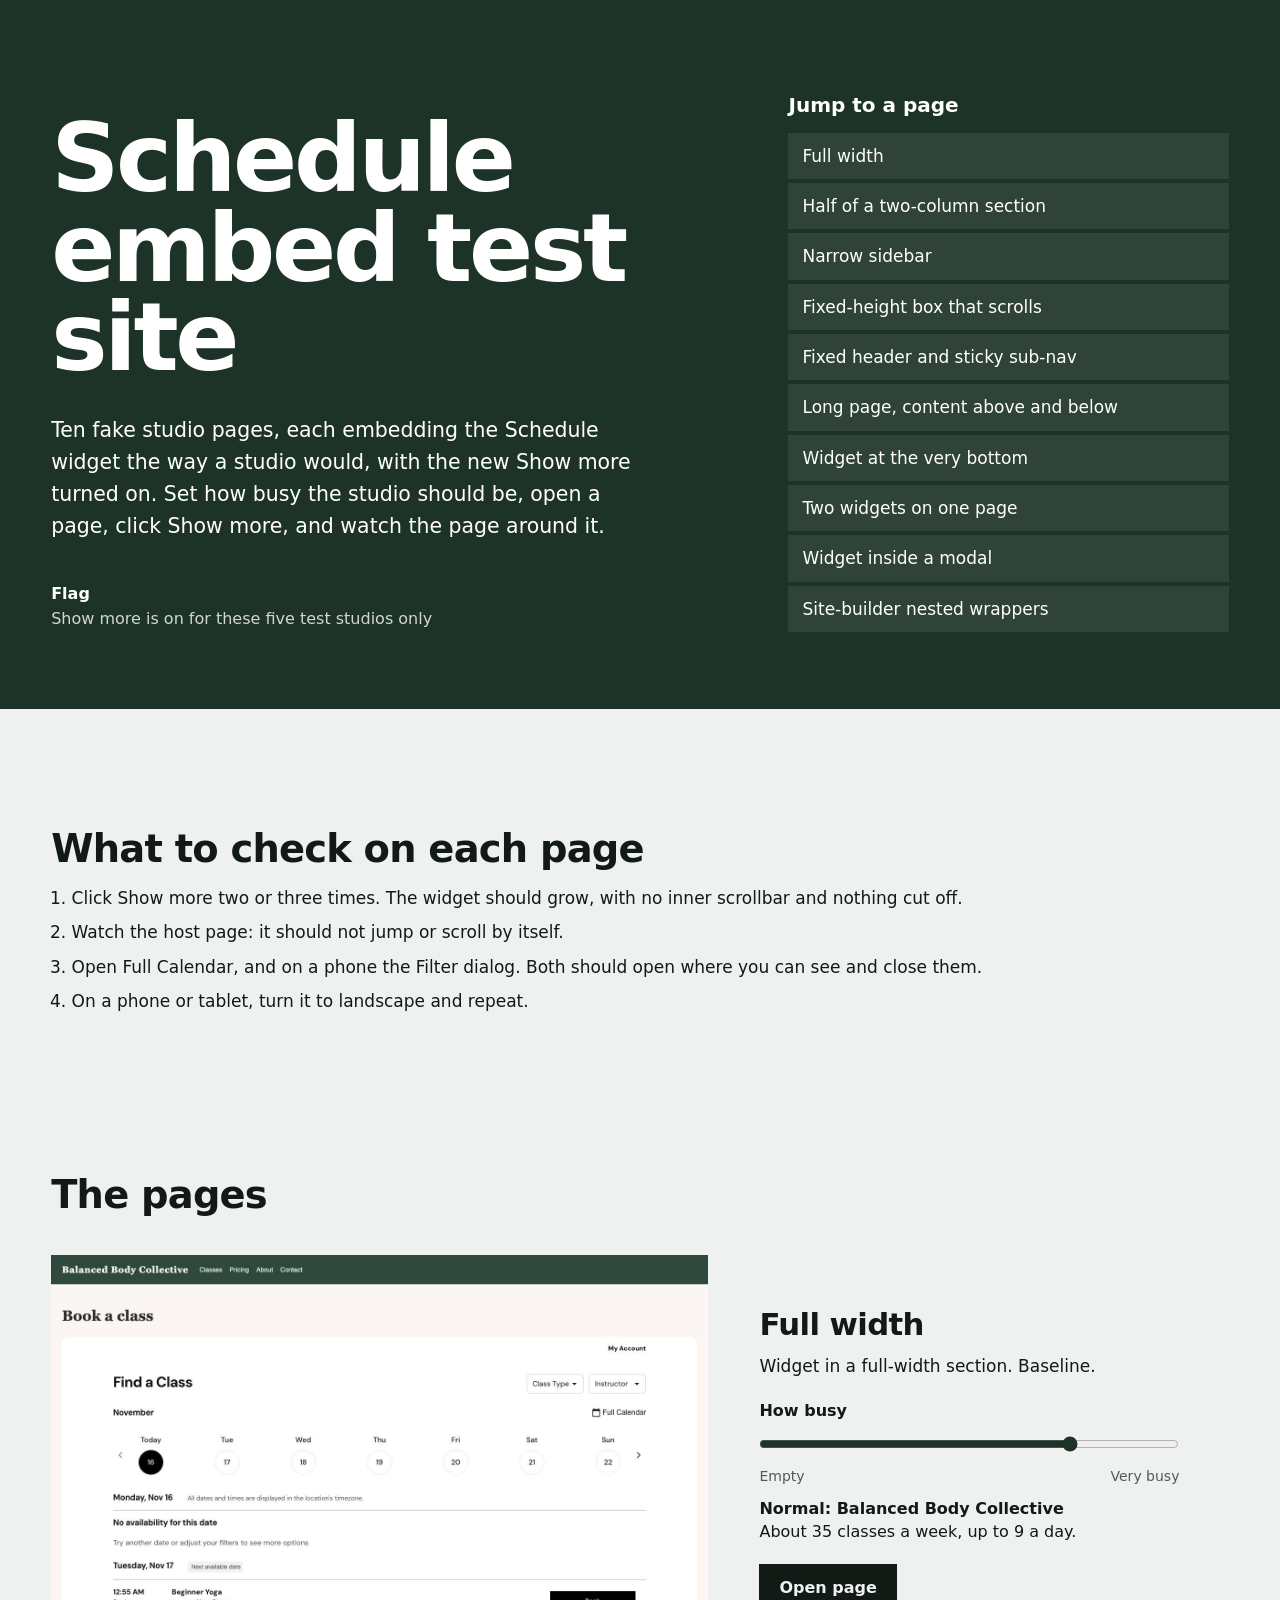
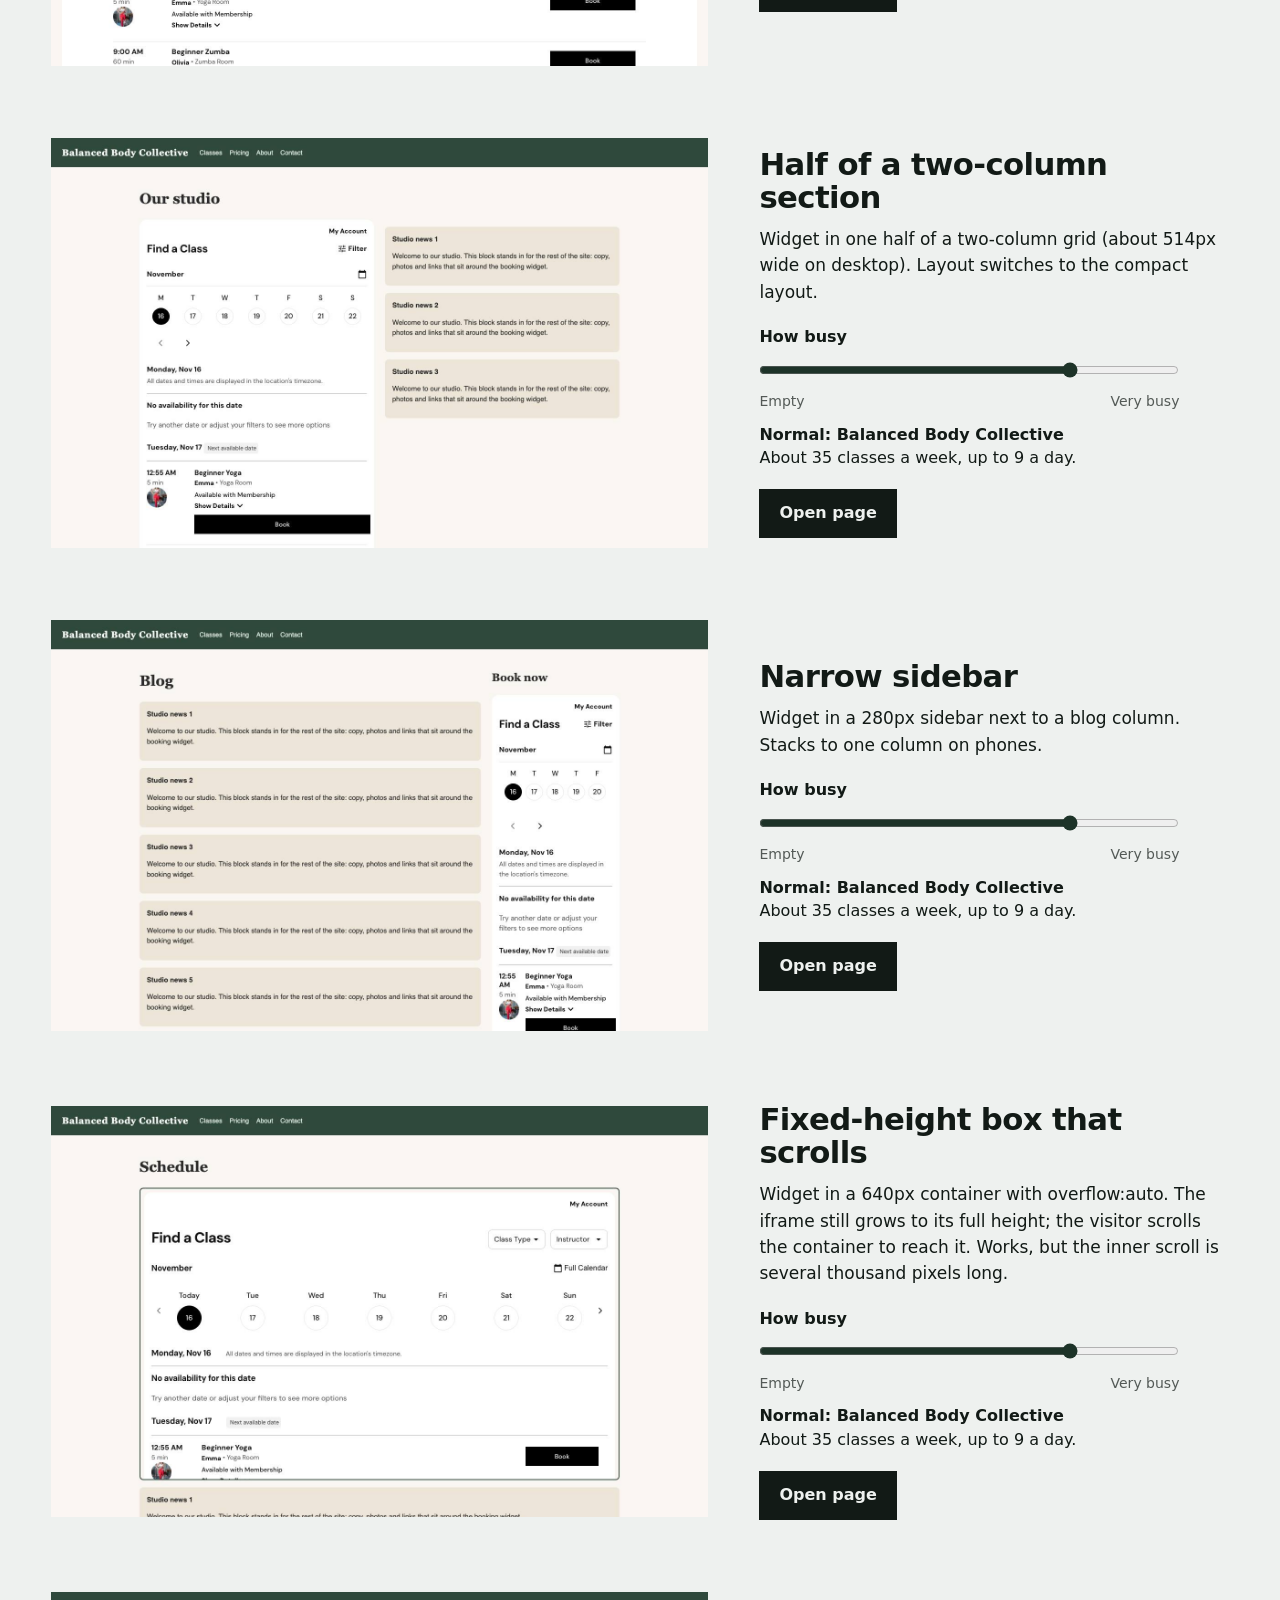
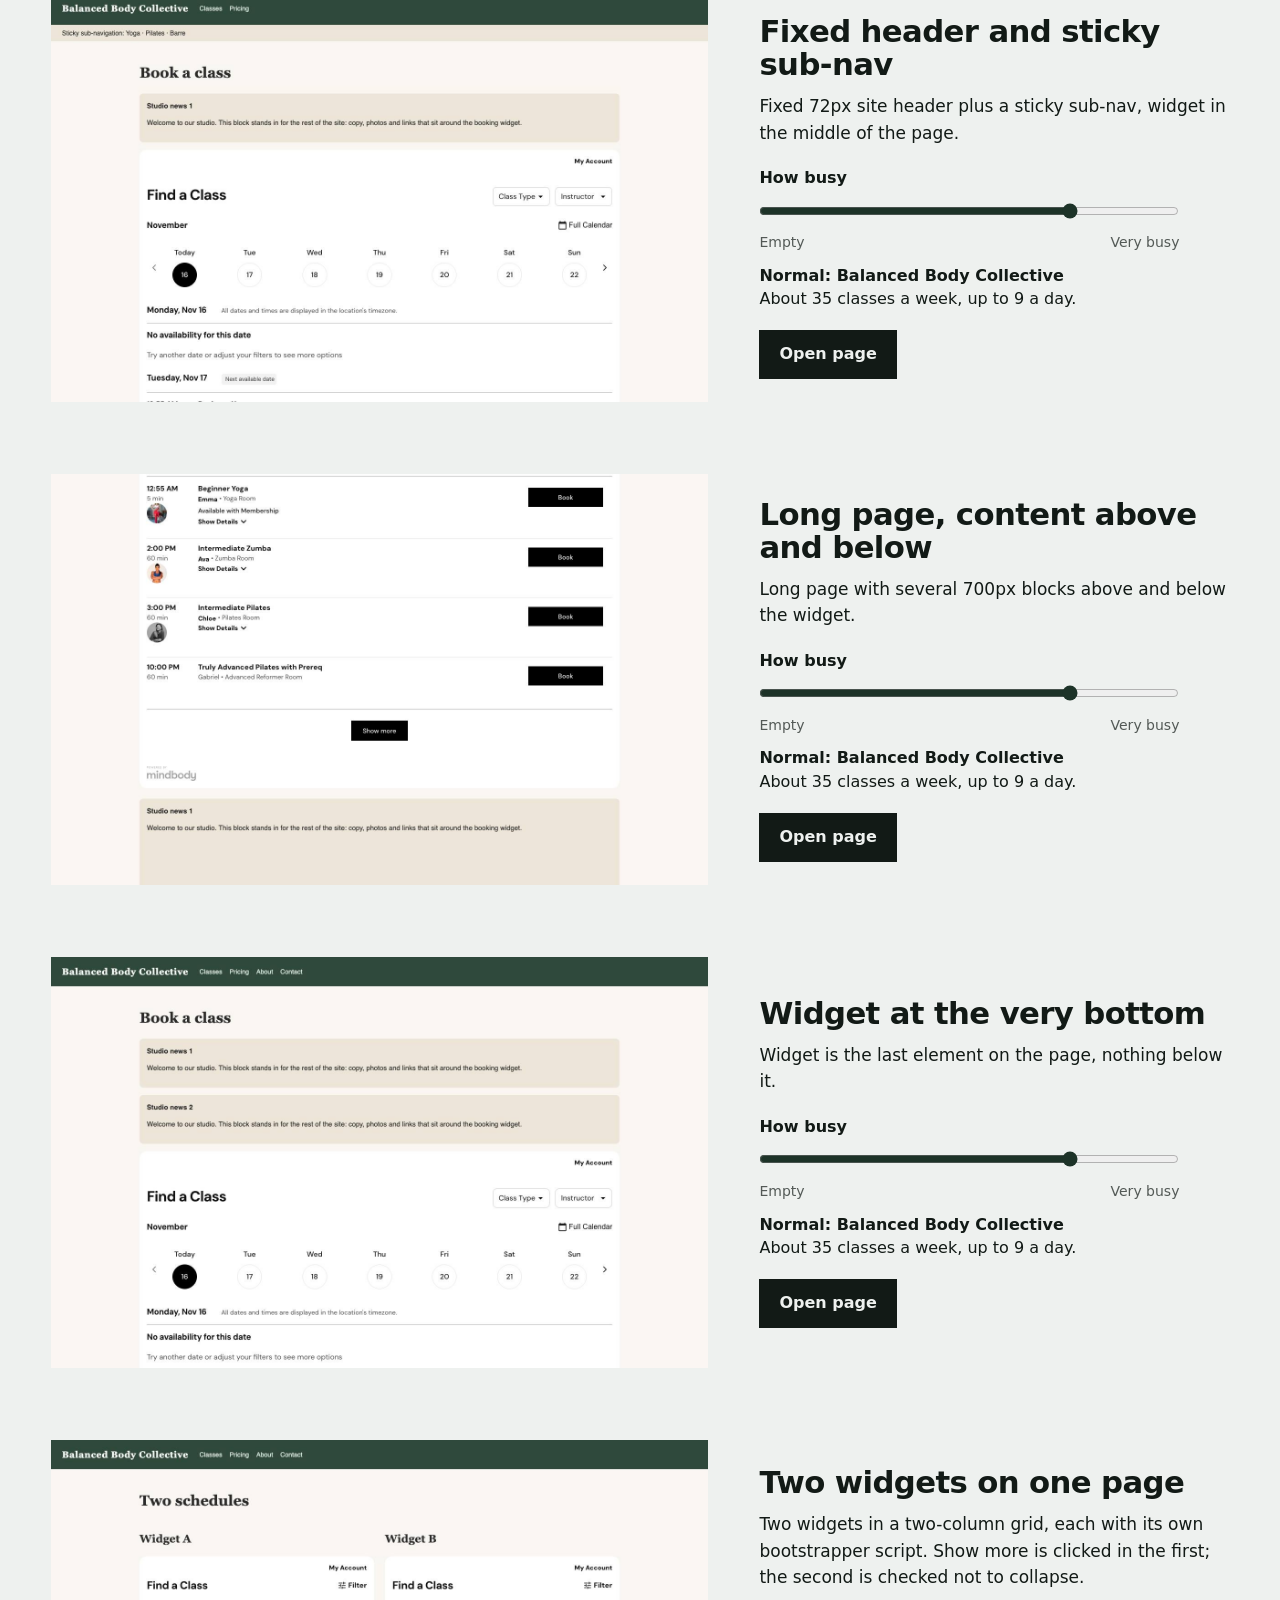
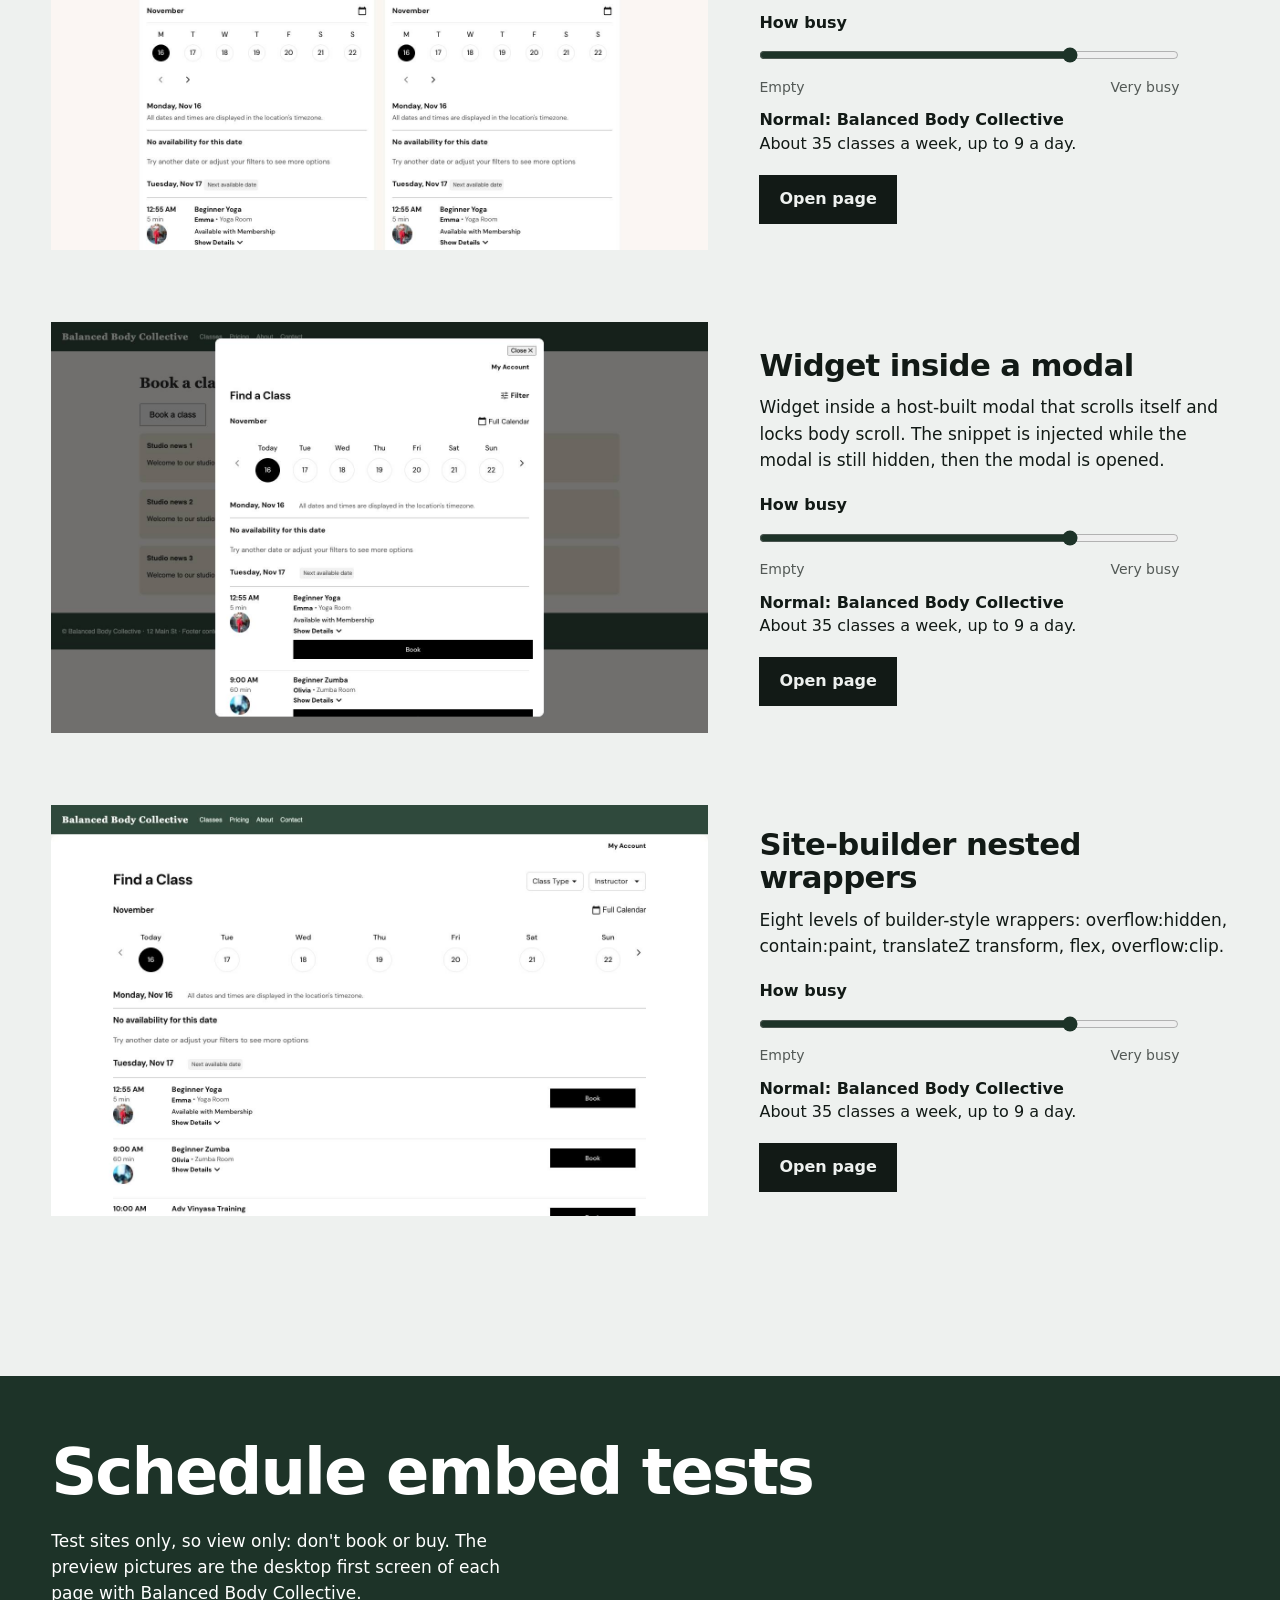
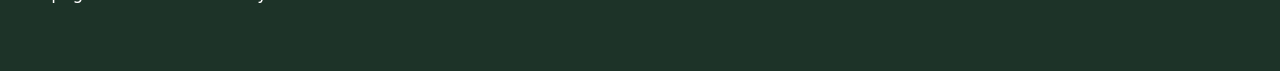
<file: index.html>
<!doctype html>
<html lang="en">
<head>
<meta charset="utf-8">
<meta name="viewport" content="width=device-width, initial-scale=1">
<title>Schedule embed test site</title>
<script src="shared/studios.js"></script>
<style>
:root { --ground: #eef1ef; --ink: #121a16; --field: #1d3328; --on-field: #ffffff; --accent: #1f5fbf; --step: #dfe5e1; }
* { box-sizing: border-box; }
body { margin: 0; background: var(--ground); color: var(--ink); font: 17px/1.55 system-ui, -apple-system, "Segoe UI", sans-serif; }
a { color: inherit; }
.frame { padding: 0 clamp(16px, 4vw, 56px); }
.top { background: var(--field); color: var(--on-field); padding-top: clamp(48px, 7vw, 96px); padding-bottom: clamp(40px, 6vw, 88px); display: grid; grid-template-columns: minmax(0, 1.5fr) minmax(0, 1fr); gap: 48px clamp(32px, 6vw, 96px); align-items: end; }
.jump h2 { margin: 0 0 12px; font-size: 20px; }
.jump ol { margin: 0; padding: 0; list-style: none; display: grid; gap: 4px; }
.jump a { display: block; padding: 10px 14px; background: rgba(255,255,255,.08); text-decoration: none; font-weight: 500; transition: background .15s, transform .15s; }
.jump a:hover { background: var(--accent); transform: translateX(4px); }
.top h1 { margin: 0; font-size: clamp(40px, 7.4vw, 112px); line-height: .95; letter-spacing: -.035em; font-weight: 700; max-width: 11ch; }
.top .lede { margin: 32px 0 0; font-size: clamp(18px, 1.6vw, 22px); max-width: 46ch; }
.facts { display: flex; flex-wrap: wrap; gap: 12px 40px; margin: 40px 0 0; padding: 0; list-style: none; font-size: 16px; }
.facts b { display: block; font-weight: 600; }
.facts span { opacity: .8; }
.facts a { color: var(--on-field); }
@media (prefers-reduced-motion: no-preference) { .js .reveal { opacity: .35; transform: translateY(24px); transition: opacity .6s ease, transform .6s cubic-bezier(.2,.7,.2,1); } .js .reveal.in { opacity: 1; transform: none; } }
.busy { margin: 20px 0 12px; max-width: 420px; }
.busy label { display: block; font-weight: 600; font-size: 16px; margin-bottom: 6px; }
.busy input { width: 100%; margin: 0; accent-color: var(--field); height: 28px; cursor: pointer; }
.busy-ends { display: flex; justify-content: space-between; font-size: 14px; opacity: .7; }
.busy output { display: block; margin-top: 10px; font-size: 16px; line-height: 1.45; }
.busy output b { display: block; }
.how { display: grid; grid-template-columns: 1fr; gap: 24px clamp(32px, 6vw, 96px); padding-top: 120px; padding-bottom: 32px; }
.how h2, .known h2 { margin: 0 0 16px; font-size: clamp(28px, 3vw, 40px); line-height: 1.05; letter-spacing: -.02em; }
.how ol { margin: 0; padding-left: 1.2em; }
.how li { margin-bottom: 8px; }
.known { background: var(--step); padding: 28px 32px; align-self: start; }
.known p { margin: 0 0 12px; }
.known p:last-child { margin: 0; }
.list h2.section { margin: 120px 0 40px; font-size: clamp(28px, 3vw, 40px); letter-spacing: -.02em; line-height: 1.05; }
.list ul { list-style: none; margin: 0; padding: 0; display: grid; gap: 72px; }
.row { display: grid; grid-template-columns: minmax(0, 7fr) minmax(0, 5fr); gap: clamp(24px, 4vw, 64px); align-items: center; }
.shot { display: block; background: var(--step); overflow: hidden; aspect-ratio: 16 / 10; }
.shot img { width: 100%; height: 100%; object-fit: cover; object-position: top; display: block; transition: transform .5s cubic-bezier(.2,.7,.2,1); }
.row:hover .shot img { transform: scale(1.025); }
.text h2 { margin: 0 0 12px; font-size: clamp(24px, 2.4vw, 34px); line-height: 1.08; letter-spacing: -.02em; }
.text h2 a { text-decoration: none; }
.text h2 a:hover { text-decoration: underline; text-underline-offset: 4px; }
.text p { margin: 0 0 12px; max-width: 48ch; }
.issue { color: var(--accent); font-weight: 600; }
.open { display: inline-block; margin-top: 8px; background: var(--ink); color: var(--ground); text-decoration: none; padding: 12px 20px; font-weight: 600; font-size: 16px; transition: background .15s; }
.open:hover { background: var(--accent); }
.open:focus-visible, a:focus-visible { outline: 3px solid var(--accent); outline-offset: 3px; }
.end { margin-top: 160px; background: var(--field); color: var(--on-field); padding-top: 64px; padding-bottom: 64px; display: flex; flex-wrap: wrap; justify-content: space-between; gap: 24px; align-items: end; }
.end b { font-size: clamp(32px, 5vw, 72px); line-height: 1; letter-spacing: -.03em; }
.end p { margin: 0; max-width: 44ch; }
code { font-size: .9em; }
@media (max-width: 760px) {
  .how, .top { grid-template-columns: 1fr; }
  .how { padding-top: 64px; }
  .row { grid-template-columns: 1fr; gap: 16px; }
  .list ul { gap: 56px; }
  .list h2.section { margin-top: 88px; }
}
@media (prefers-reduced-motion: reduce) { .shot img { transition: none; } }
</style>
</head>
<body >
<header class="top frame">
  <div>
  <h1>Schedule embed test site</h1>
  <p class="lede">Ten fake studio pages, each embedding the Schedule widget the way a studio would, with the new Show more turned on. Set how busy the studio should be, open a page, click Show more, and watch the page around it.</p>
  <ul class="facts">
    <li><b>Flag</b><span>Show more is on for these five test studios only</span></li>
  </ul>
  </div>
  <nav class="jump" aria-label="Scenario pages">
    <h2>Jump to a page</h2>
    <ol><li><a data-scenario href="01-full-width.html">Full width</a></li><li><a data-scenario href="02-half-column.html">Half of a two-column section</a></li><li><a data-scenario href="03-narrow-sidebar.html">Narrow sidebar</a></li><li><a data-scenario href="04-fixed-height-overflow-auto.html">Fixed-height box that scrolls</a></li><li><a data-scenario href="05-sticky-fixed-header.html">Fixed header and sticky sub-nav</a></li><li><a data-scenario href="06-long-page-content-around.html">Long page, content above and below</a></li><li><a data-scenario href="07-widget-at-bottom.html">Widget at the very bottom</a></li><li><a data-scenario href="08-two-widgets.html">Two widgets on one page</a></li><li><a data-scenario href="09-modal-popup.html">Widget inside a modal</a></li><li><a data-scenario href="10-builder-nested-wrappers.html">Site-builder nested wrappers</a></li></ol>
  </nav>
</header>
<main>
  <section class="how frame">
    <div>
      <h2>What to check on each page</h2>
      <ol>
        <li>Click Show more two or three times. The widget should grow, with no inner scrollbar and nothing cut off.</li>
        <li>Watch the host page: it should not jump or scroll by itself.</li>
        <li>Open Full Calendar, and on a phone the Filter dialog. Both should open where you can see and close them.</li>
        <li>On a phone or tablet, turn it to landscape and repeat.</li>
      </ol>
    </div>
      </section>
  <section class="list frame">
    <h2 class="section">The pages</h2>
    <ul>
<li class="row reveal">
  <a class="shot" data-scenario href="01-full-width.html" tabindex="-1" aria-hidden="true"><img src="shots/01-full-width__desktop__1-initial.jpg" alt="" loading="lazy" width="1440" height="900"></a>
  <div class="text">
    <h2><a data-scenario href="01-full-width.html">Full width</a></h2>
    <p>Widget in a full-width section. Baseline.</p>
    
    <div class="busy" data-busy>
      <label for="busy-01-full-width">How busy</label>
      <input id="busy-01-full-width" type="range" min="0" max="4" step="1" value="3">
      <div class="busy-ends" aria-hidden="true"><span>Empty</span><span>Very busy</span></div>
      <output for="busy-01-full-width"></output>
    </div>
    <a class="open" data-scenario href="01-full-width.html">Open page</a>
  </div>
</li>
<li class="row reveal">
  <a class="shot" data-scenario href="02-half-column.html" tabindex="-1" aria-hidden="true"><img src="shots/02-half-column__desktop__1-initial.jpg" alt="" loading="lazy" width="1440" height="900"></a>
  <div class="text">
    <h2><a data-scenario href="02-half-column.html">Half of a two-column section</a></h2>
    <p>Widget in one half of a two-column grid (about 514px wide on desktop). Layout switches to the compact layout.</p>
    
    <div class="busy" data-busy>
      <label for="busy-02-half-column">How busy</label>
      <input id="busy-02-half-column" type="range" min="0" max="4" step="1" value="3">
      <div class="busy-ends" aria-hidden="true"><span>Empty</span><span>Very busy</span></div>
      <output for="busy-02-half-column"></output>
    </div>
    <a class="open" data-scenario href="02-half-column.html">Open page</a>
  </div>
</li>
<li class="row reveal">
  <a class="shot" data-scenario href="03-narrow-sidebar.html" tabindex="-1" aria-hidden="true"><img src="shots/03-narrow-sidebar__desktop__1-initial.jpg" alt="" loading="lazy" width="1440" height="900"></a>
  <div class="text">
    <h2><a data-scenario href="03-narrow-sidebar.html">Narrow sidebar</a></h2>
    <p>Widget in a 280px sidebar next to a blog column. Stacks to one column on phones.</p>
    
    <div class="busy" data-busy>
      <label for="busy-03-narrow-sidebar">How busy</label>
      <input id="busy-03-narrow-sidebar" type="range" min="0" max="4" step="1" value="3">
      <div class="busy-ends" aria-hidden="true"><span>Empty</span><span>Very busy</span></div>
      <output for="busy-03-narrow-sidebar"></output>
    </div>
    <a class="open" data-scenario href="03-narrow-sidebar.html">Open page</a>
  </div>
</li>
<li class="row reveal">
  <a class="shot" data-scenario href="04-fixed-height-overflow-auto.html" tabindex="-1" aria-hidden="true"><img src="shots/04-fixed-height-overflow-auto__desktop__1-initial.jpg" alt="" loading="lazy" width="1440" height="900"></a>
  <div class="text">
    <h2><a data-scenario href="04-fixed-height-overflow-auto.html">Fixed-height box that scrolls</a></h2>
    <p>Widget in a 640px container with overflow:auto. The iframe still grows to its full height; the visitor scrolls the container to reach it. Works, but the inner scroll is several thousand pixels long.</p>
    
    <div class="busy" data-busy>
      <label for="busy-04-fixed-height-overflow-auto">How busy</label>
      <input id="busy-04-fixed-height-overflow-auto" type="range" min="0" max="4" step="1" value="3">
      <div class="busy-ends" aria-hidden="true"><span>Empty</span><span>Very busy</span></div>
      <output for="busy-04-fixed-height-overflow-auto"></output>
    </div>
    <a class="open" data-scenario href="04-fixed-height-overflow-auto.html">Open page</a>
  </div>
</li>
<li class="row reveal">
  <a class="shot" data-scenario href="05-sticky-fixed-header.html" tabindex="-1" aria-hidden="true"><img src="shots/05-sticky-fixed-header__desktop__1-initial.jpg" alt="" loading="lazy" width="1440" height="900"></a>
  <div class="text">
    <h2><a data-scenario href="05-sticky-fixed-header.html">Fixed header and sticky sub-nav</a></h2>
    <p>Fixed 72px site header plus a sticky sub-nav, widget in the middle of the page.</p>
    
    <div class="busy" data-busy>
      <label for="busy-05-sticky-fixed-header">How busy</label>
      <input id="busy-05-sticky-fixed-header" type="range" min="0" max="4" step="1" value="3">
      <div class="busy-ends" aria-hidden="true"><span>Empty</span><span>Very busy</span></div>
      <output for="busy-05-sticky-fixed-header"></output>
    </div>
    <a class="open" data-scenario href="05-sticky-fixed-header.html">Open page</a>
  </div>
</li>
<li class="row reveal">
  <a class="shot" data-scenario href="06-long-page-content-around.html" tabindex="-1" aria-hidden="true"><img src="shots/06-long-page-content-around__desktop__2-after-show-more.jpg" alt="" loading="lazy" width="1440" height="900"></a>
  <div class="text">
    <h2><a data-scenario href="06-long-page-content-around.html">Long page, content above and below</a></h2>
    <p>Long page with several 700px blocks above and below the widget.</p>
    
    <div class="busy" data-busy>
      <label for="busy-06-long-page-content-around">How busy</label>
      <input id="busy-06-long-page-content-around" type="range" min="0" max="4" step="1" value="3">
      <div class="busy-ends" aria-hidden="true"><span>Empty</span><span>Very busy</span></div>
      <output for="busy-06-long-page-content-around"></output>
    </div>
    <a class="open" data-scenario href="06-long-page-content-around.html">Open page</a>
  </div>
</li>
<li class="row reveal">
  <a class="shot" data-scenario href="07-widget-at-bottom.html" tabindex="-1" aria-hidden="true"><img src="shots/07-widget-at-bottom__desktop__1-initial.jpg" alt="" loading="lazy" width="1440" height="900"></a>
  <div class="text">
    <h2><a data-scenario href="07-widget-at-bottom.html">Widget at the very bottom</a></h2>
    <p>Widget is the last element on the page, nothing below it.</p>
    
    <div class="busy" data-busy>
      <label for="busy-07-widget-at-bottom">How busy</label>
      <input id="busy-07-widget-at-bottom" type="range" min="0" max="4" step="1" value="3">
      <div class="busy-ends" aria-hidden="true"><span>Empty</span><span>Very busy</span></div>
      <output for="busy-07-widget-at-bottom"></output>
    </div>
    <a class="open" data-scenario href="07-widget-at-bottom.html">Open page</a>
  </div>
</li>
<li class="row reveal">
  <a class="shot" data-scenario href="08-two-widgets.html" tabindex="-1" aria-hidden="true"><img src="shots/08-two-widgets__desktop__1-initial.jpg" alt="" loading="lazy" width="1440" height="900"></a>
  <div class="text">
    <h2><a data-scenario href="08-two-widgets.html">Two widgets on one page</a></h2>
    <p>Two widgets in a two-column grid, each with its own bootstrapper script. Show more is clicked in the first; the second is checked not to collapse.</p>
    
    <div class="busy" data-busy>
      <label for="busy-08-two-widgets">How busy</label>
      <input id="busy-08-two-widgets" type="range" min="0" max="4" step="1" value="3">
      <div class="busy-ends" aria-hidden="true"><span>Empty</span><span>Very busy</span></div>
      <output for="busy-08-two-widgets"></output>
    </div>
    <a class="open" data-scenario href="08-two-widgets.html">Open page</a>
  </div>
</li>
<li class="row reveal">
  <a class="shot" data-scenario href="09-modal-popup.html" tabindex="-1" aria-hidden="true"><img src="shots/09-modal-popup__desktop__1-initial.jpg" alt="" loading="lazy" width="1440" height="900"></a>
  <div class="text">
    <h2><a data-scenario href="09-modal-popup.html">Widget inside a modal</a></h2>
    <p>Widget inside a host-built modal that scrolls itself and locks body scroll. The snippet is injected while the modal is still hidden, then the modal is opened.</p>
    
    <div class="busy" data-busy>
      <label for="busy-09-modal-popup">How busy</label>
      <input id="busy-09-modal-popup" type="range" min="0" max="4" step="1" value="3">
      <div class="busy-ends" aria-hidden="true"><span>Empty</span><span>Very busy</span></div>
      <output for="busy-09-modal-popup"></output>
    </div>
    <a class="open" data-scenario href="09-modal-popup.html">Open page</a>
  </div>
</li>
<li class="row reveal">
  <a class="shot" data-scenario href="10-builder-nested-wrappers.html" tabindex="-1" aria-hidden="true"><img src="shots/10-builder-nested-wrappers__desktop__1-initial.jpg" alt="" loading="lazy" width="1440" height="900"></a>
  <div class="text">
    <h2><a data-scenario href="10-builder-nested-wrappers.html">Site-builder nested wrappers</a></h2>
    <p>Eight levels of builder-style wrappers: overflow:hidden, contain:paint, translateZ transform, flex, overflow:clip.</p>
    
    <div class="busy" data-busy>
      <label for="busy-10-builder-nested-wrappers">How busy</label>
      <input id="busy-10-builder-nested-wrappers" type="range" min="0" max="4" step="1" value="3">
      <div class="busy-ends" aria-hidden="true"><span>Empty</span><span>Very busy</span></div>
      <output for="busy-10-builder-nested-wrappers"></output>
    </div>
    <a class="open" data-scenario href="10-builder-nested-wrappers.html">Open page</a>
  </div>
</li>
    </ul>
  </section>
</main>
<footer class="end frame">
  <b>Schedule embed tests</b>
  <p>Test sites only, so view only: don't book or buy. The preview pictures are the desktop first screen of each page with Balanced Body Collective.</p>
</footer>
<script src="shared/index.js"></script>
</body>
</html>
</file>
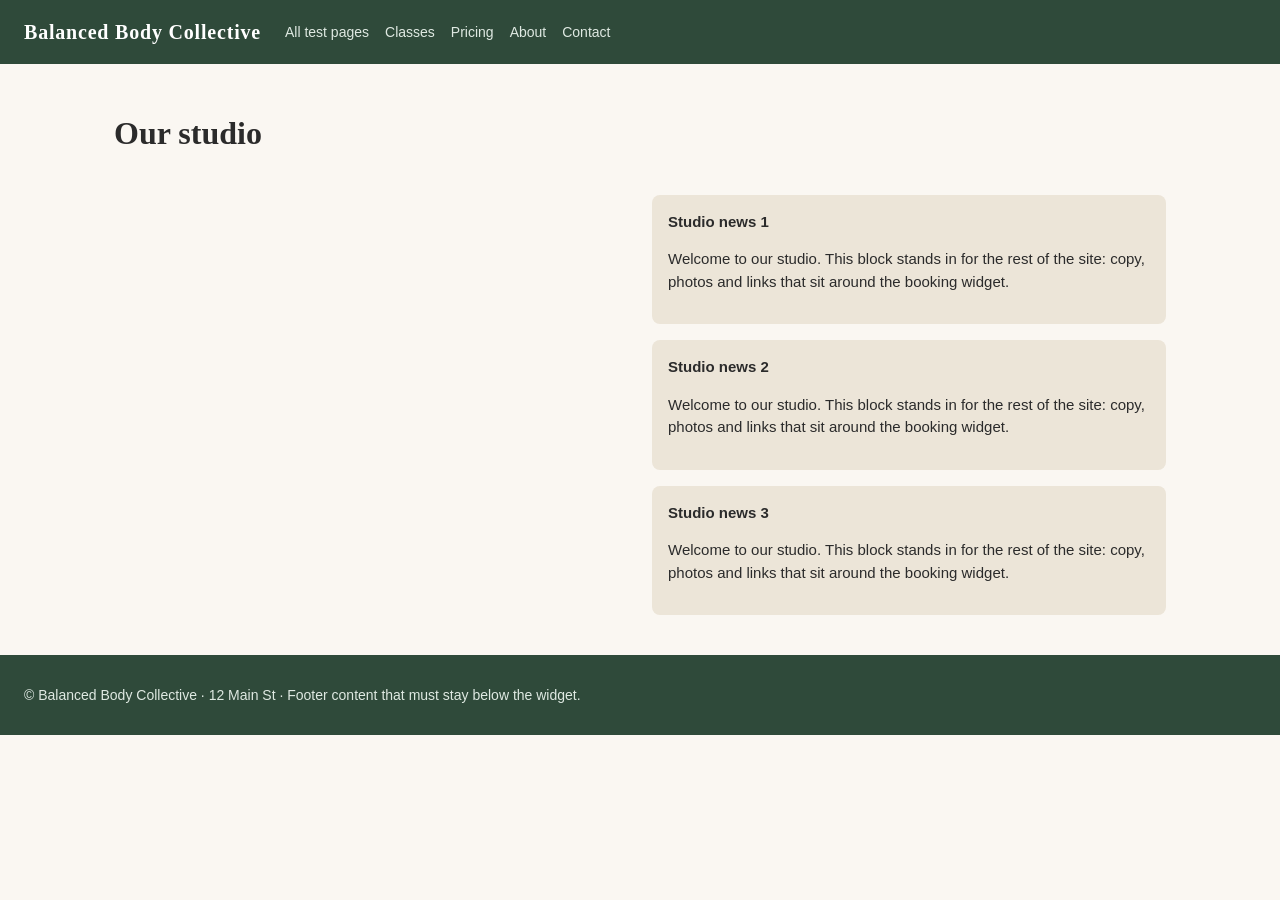
<file: 02-half-column.html>
<!doctype html>
<html lang="en">
<head>
<meta charset="utf-8">
<meta name="viewport" content="width=device-width, initial-scale=1">
<title>Half of a two-column section</title>
<link rel="stylesheet" href="shared/site.css">
<script src="shared/studios.js"></script>

</head>
<body >
<header class="site-header" id="site-header"><b>Balanced Body Collective</b><nav><a href="./">All test pages</a><a href="#">Classes</a><a href="#">Pricing</a><a href="#">About</a><a href="#">Contact</a></nav></header>
<main class="wrap">
<h1>Our studio</h1>
<div class="cols">
<div class="col" id="widget-col">
<div class="mindbody-widget" data-widget-type="Schedules" data-widget-id="2954813a37c"></div>
<script>applyStudio(document.currentScript.previousElementSibling)</script>
<script async src="https://go.mindbodyonline.com/embed/widget.js"></script>
</div>
<div class="col"><div class="filler "><b>Studio news 1</b><p>Welcome to our studio. This block stands in for the rest of the site: copy, photos and links that sit around the booking widget.</p></div>
<div class="filler "><b>Studio news 2</b><p>Welcome to our studio. This block stands in for the rest of the site: copy, photos and links that sit around the booking widget.</p></div>
<div class="filler "><b>Studio news 3</b><p>Welcome to our studio. This block stands in for the rest of the site: copy, photos and links that sit around the booking widget.</p></div></div>
</div>
</main>
<footer class="footer" id="site-footer">© Balanced Body Collective · 12 Main St · Footer content that must stay below the widget.</footer>
</body>
</html>
</file>
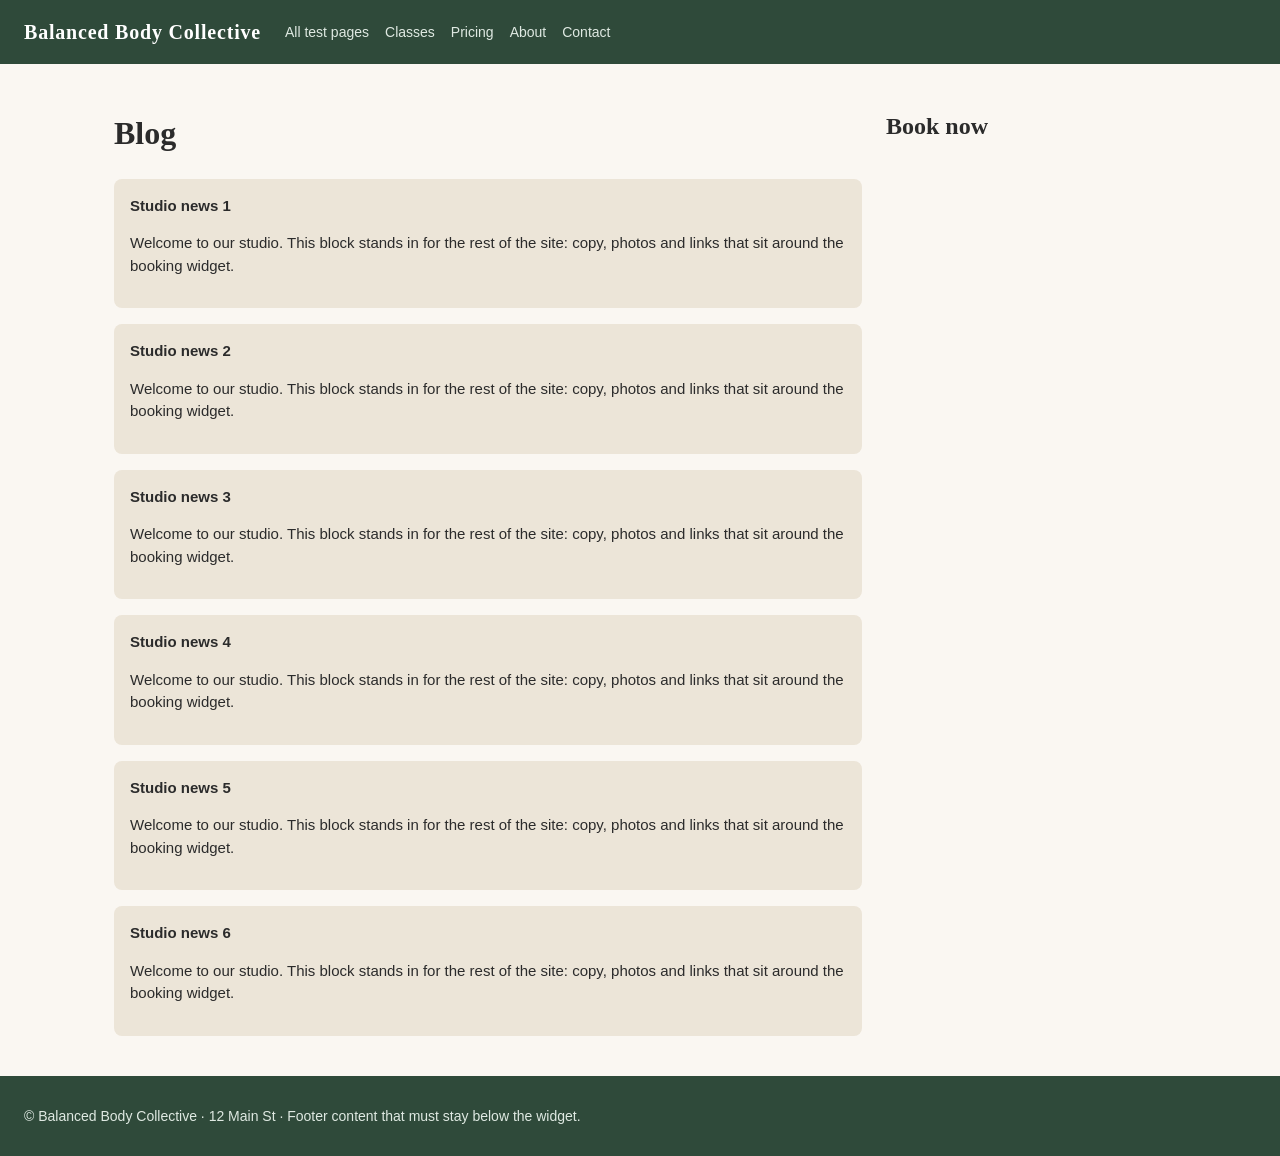
<file: 03-narrow-sidebar.html>
<!doctype html>
<html lang="en">
<head>
<meta charset="utf-8">
<meta name="viewport" content="width=device-width, initial-scale=1">
<title>Narrow sidebar</title>
<link rel="stylesheet" href="shared/site.css">
<script src="shared/studios.js"></script>

</head>
<body >
<header class="site-header" id="site-header"><b>Balanced Body Collective</b><nav><a href="./">All test pages</a><a href="#">Classes</a><a href="#">Pricing</a><a href="#">About</a><a href="#">Contact</a></nav></header>
<main class="wrap">
<div class="cols sidebar">
<div class="col"><h1>Blog</h1><div class="filler "><b>Studio news 1</b><p>Welcome to our studio. This block stands in for the rest of the site: copy, photos and links that sit around the booking widget.</p></div>
<div class="filler "><b>Studio news 2</b><p>Welcome to our studio. This block stands in for the rest of the site: copy, photos and links that sit around the booking widget.</p></div>
<div class="filler "><b>Studio news 3</b><p>Welcome to our studio. This block stands in for the rest of the site: copy, photos and links that sit around the booking widget.</p></div>
<div class="filler "><b>Studio news 4</b><p>Welcome to our studio. This block stands in for the rest of the site: copy, photos and links that sit around the booking widget.</p></div>
<div class="filler "><b>Studio news 5</b><p>Welcome to our studio. This block stands in for the rest of the site: copy, photos and links that sit around the booking widget.</p></div>
<div class="filler "><b>Studio news 6</b><p>Welcome to our studio. This block stands in for the rest of the site: copy, photos and links that sit around the booking widget.</p></div></div>
<aside class="col" id="widget-col">
<h2>Book now</h2>
<div class="mindbody-widget" data-widget-type="Schedules" data-widget-id="2954813a37c"></div>
<script>applyStudio(document.currentScript.previousElementSibling)</script>
<script async src="https://go.mindbodyonline.com/embed/widget.js"></script>
</aside>
</div>
</main>
<footer class="footer" id="site-footer">© Balanced Body Collective · 12 Main St · Footer content that must stay below the widget.</footer>
</body>
</html>
</file>
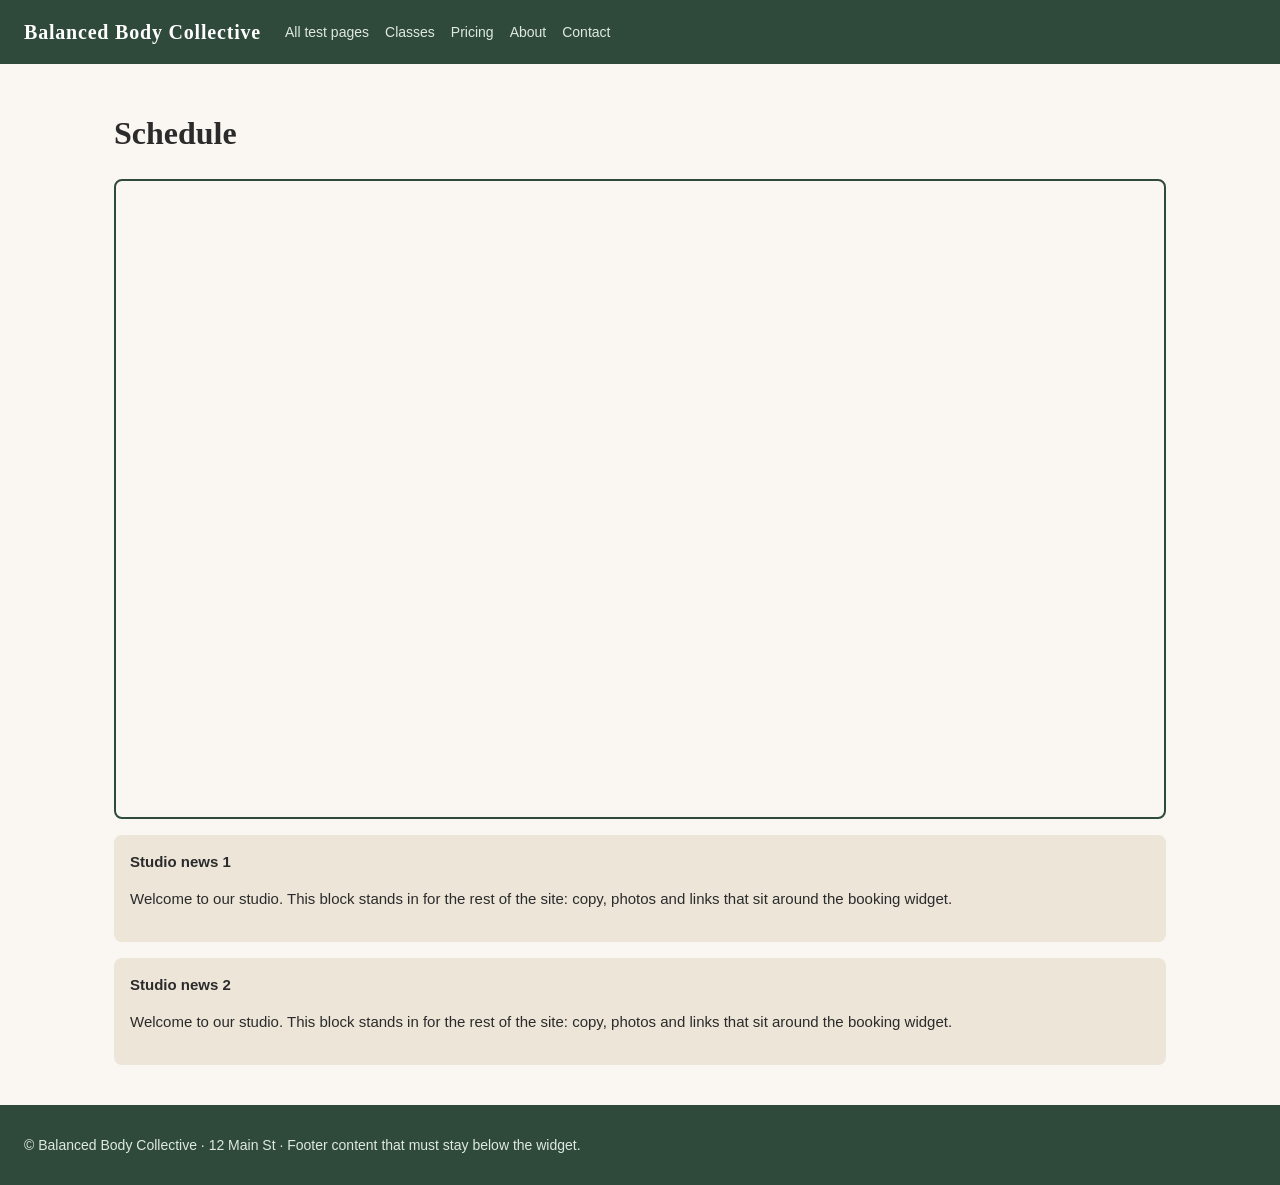
<file: 04-fixed-height-overflow-auto.html>
<!doctype html>
<html lang="en">
<head>
<meta charset="utf-8">
<meta name="viewport" content="width=device-width, initial-scale=1">
<title>Fixed-height container, overflow: auto</title>
<link rel="stylesheet" href="shared/site.css">
<script src="shared/studios.js"></script>

</head>
<body >
<header class="site-header" id="site-header"><b>Balanced Body Collective</b><nav><a href="./">All test pages</a><a href="#">Classes</a><a href="#">Pricing</a><a href="#">About</a><a href="#">Contact</a></nav></header>
<main class="wrap">
<h1>Schedule</h1>
<div id="scroller" style="height: 640px; overflow: auto; border: 2px solid #2f4a3a; border-radius: 8px; padding: 8px;">
<div class="mindbody-widget" data-widget-type="Schedules" data-widget-id="2954813a37c"></div>
<script>applyStudio(document.currentScript.previousElementSibling)</script>
<script async src="https://go.mindbodyonline.com/embed/widget.js"></script>
</div>
<div class="filler "><b>Studio news 1</b><p>Welcome to our studio. This block stands in for the rest of the site: copy, photos and links that sit around the booking widget.</p></div>
<div class="filler "><b>Studio news 2</b><p>Welcome to our studio. This block stands in for the rest of the site: copy, photos and links that sit around the booking widget.</p></div>
</main>
<footer class="footer" id="site-footer">© Balanced Body Collective · 12 Main St · Footer content that must stay below the widget.</footer>
</body>
</html>
</file>
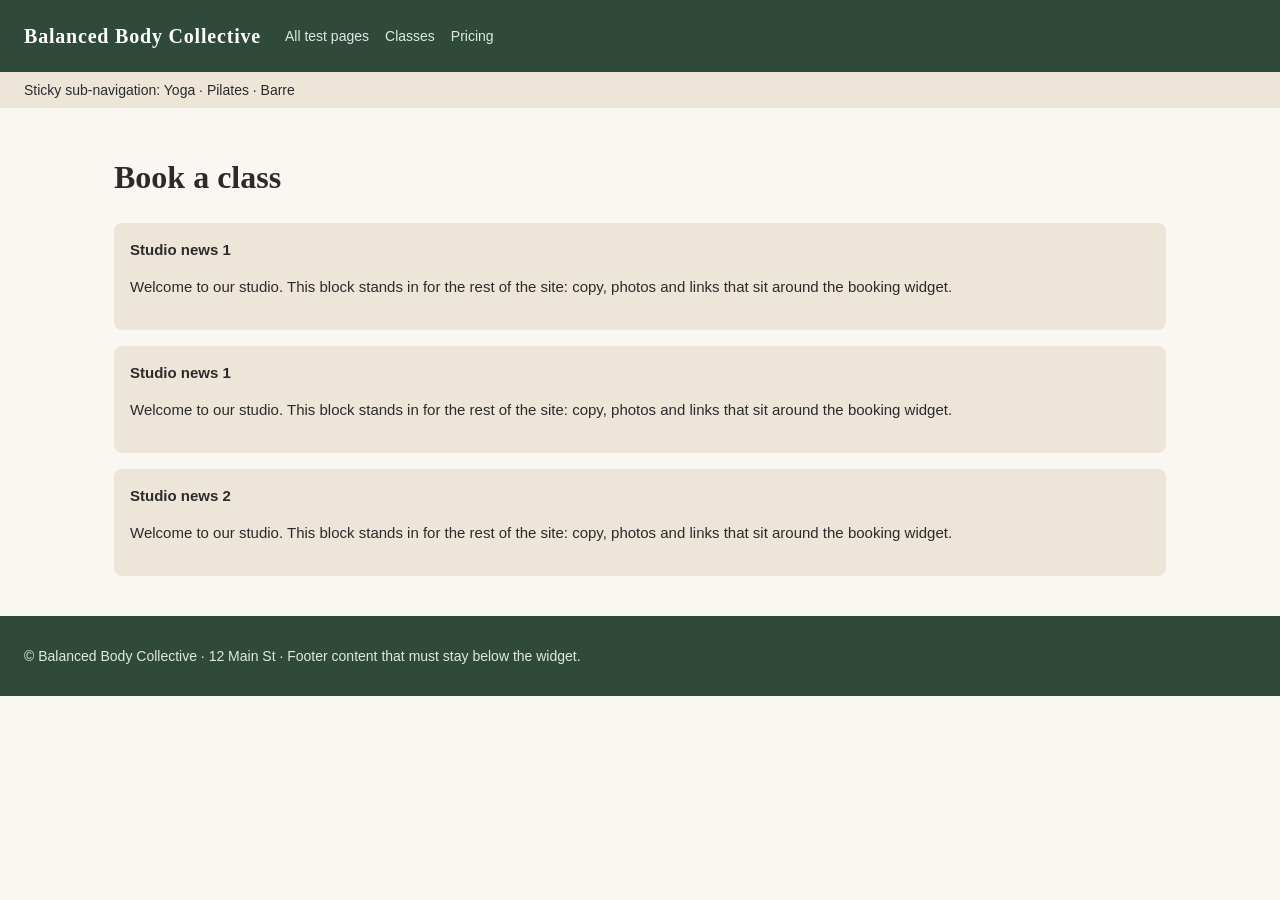
<file: 05-sticky-fixed-header.html>
<!doctype html>
<html lang="en">
<head>
<meta charset="utf-8">
<meta name="viewport" content="width=device-width, initial-scale=1">
<title>Sticky and fixed site header</title>
<link rel="stylesheet" href="shared/site.css">
<script src="shared/studios.js"></script>

</head>
<body >
<header class="site-header" id="site-header" style="position: fixed; top: 0; left: 0; right: 0; z-index: 1000; height: 72px;"><b>Balanced Body Collective</b><nav><a href="./">All test pages</a><a href="#">Classes</a><a href="#">Pricing</a></nav></header>
<div id="subnav" style="position: sticky; top: 72px; z-index: 900; background: #ece5d8; padding: 10px 24px; margin-top: 72px; font: 14px sans-serif;">Sticky sub-navigation: Yoga · Pilates · Barre</div>
<main class="wrap">
<h1>Book a class</h1>
<div class="filler "><b>Studio news 1</b><p>Welcome to our studio. This block stands in for the rest of the site: copy, photos and links that sit around the booking widget.</p></div>
<div class="mindbody-widget" data-widget-type="Schedules" data-widget-id="2954813a37c"></div>
<script>applyStudio(document.currentScript.previousElementSibling)</script>
<script async src="https://go.mindbodyonline.com/embed/widget.js"></script>
<div class="filler "><b>Studio news 1</b><p>Welcome to our studio. This block stands in for the rest of the site: copy, photos and links that sit around the booking widget.</p></div>
<div class="filler "><b>Studio news 2</b><p>Welcome to our studio. This block stands in for the rest of the site: copy, photos and links that sit around the booking widget.</p></div>
</main>
<footer class="footer" id="site-footer">© Balanced Body Collective · 12 Main St · Footer content that must stay below the widget.</footer>
</body>
</html>
</file>
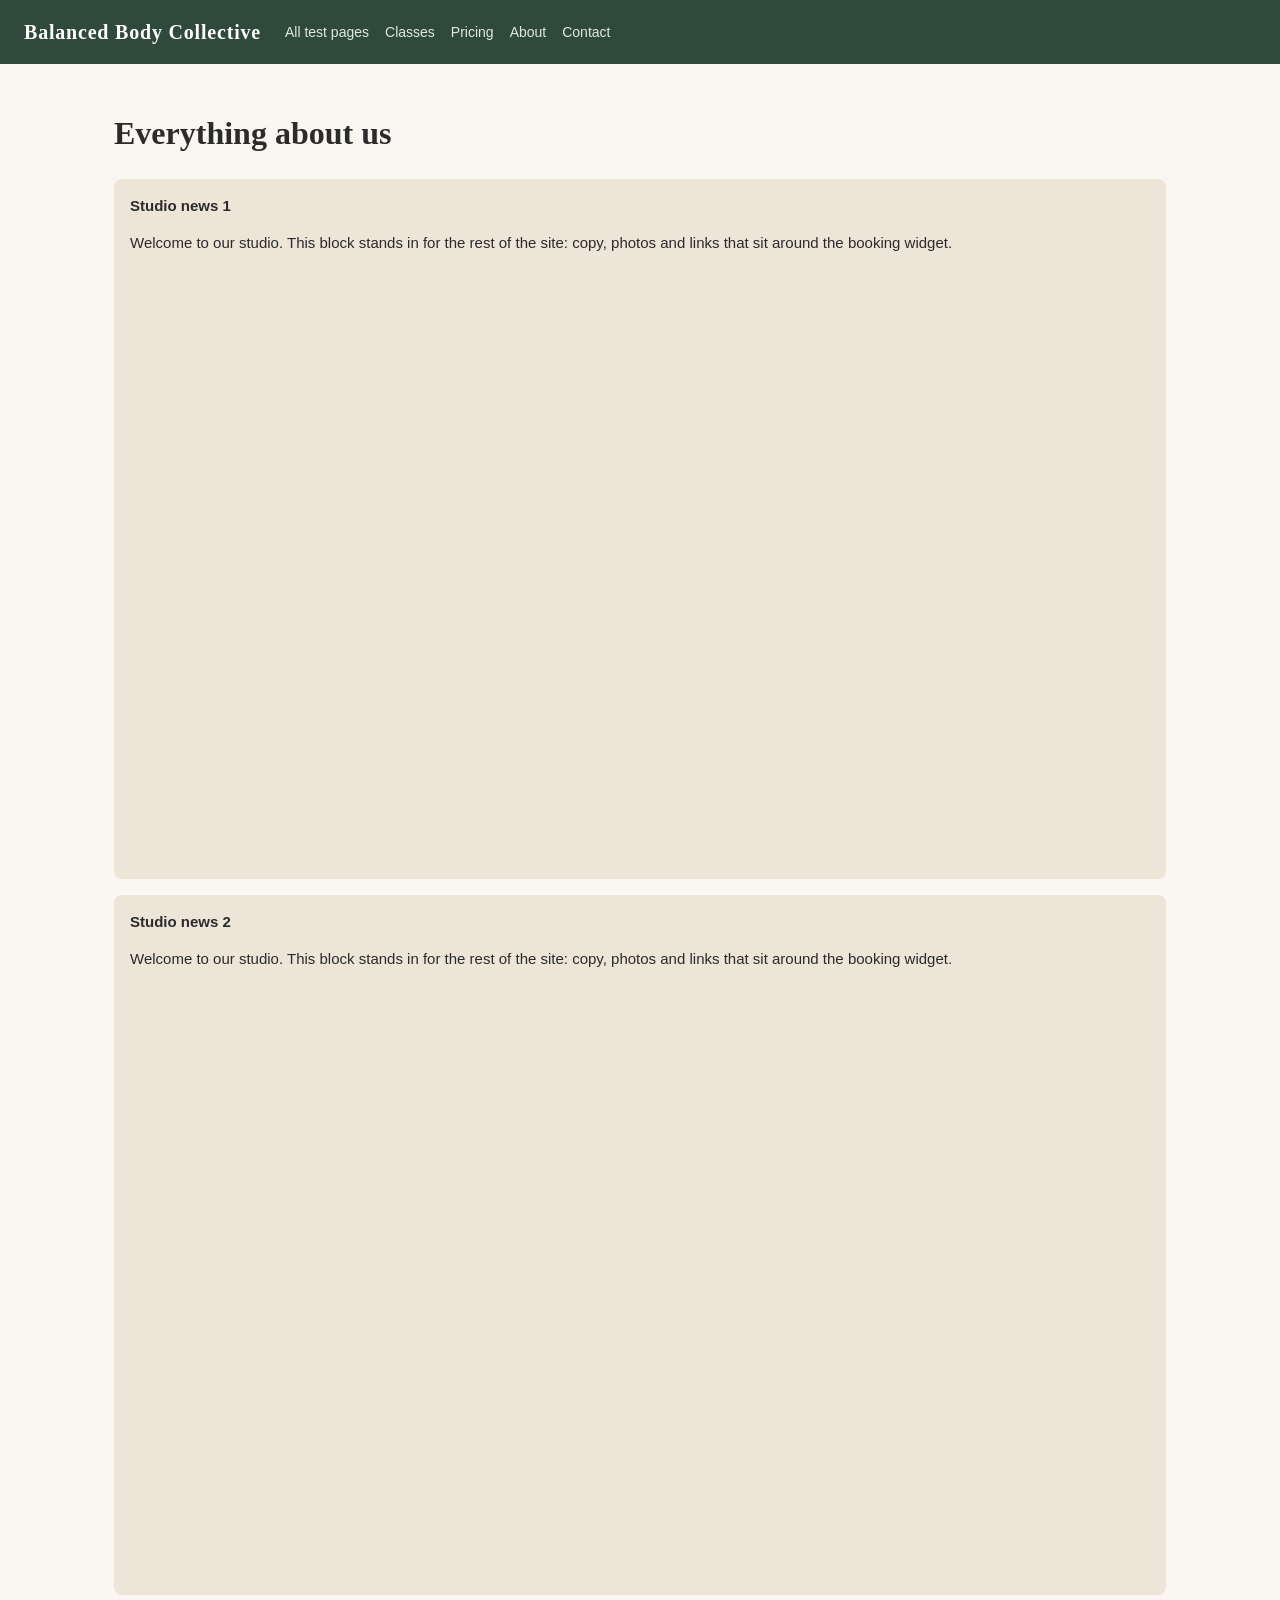
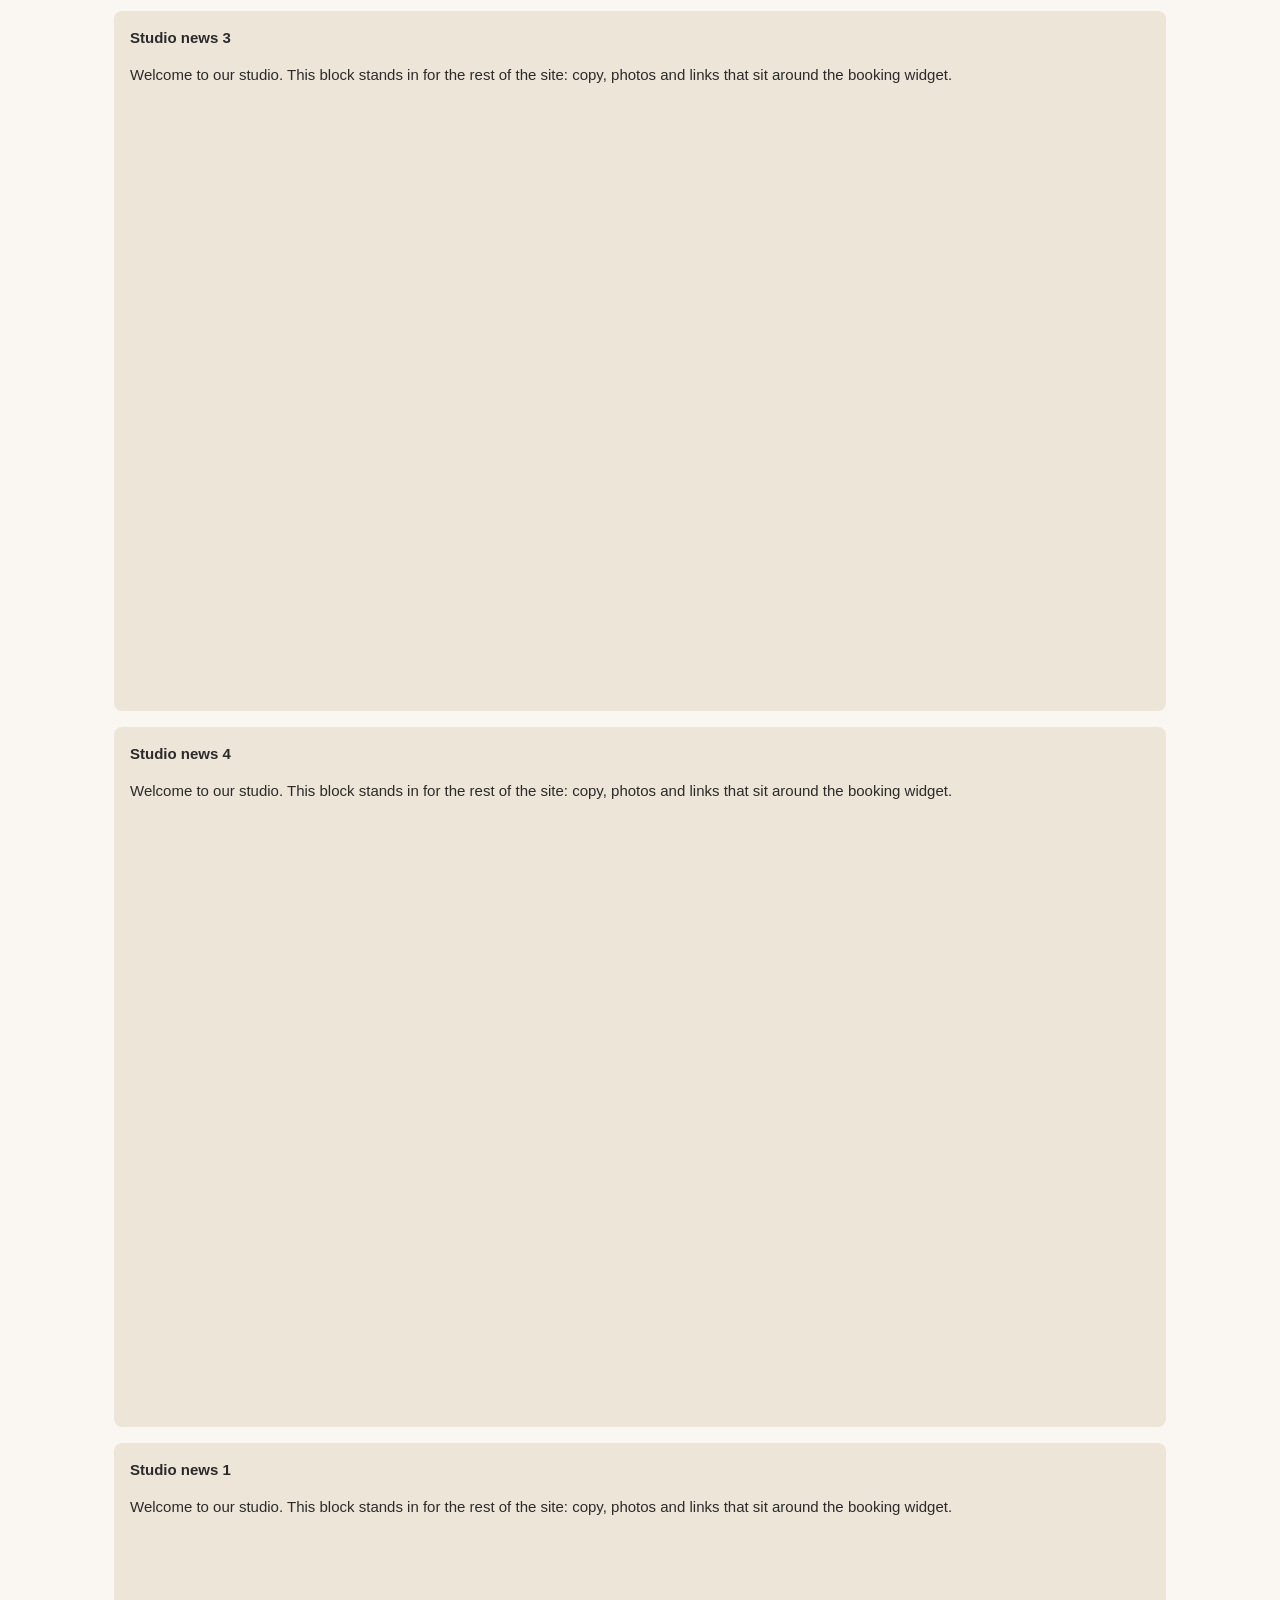
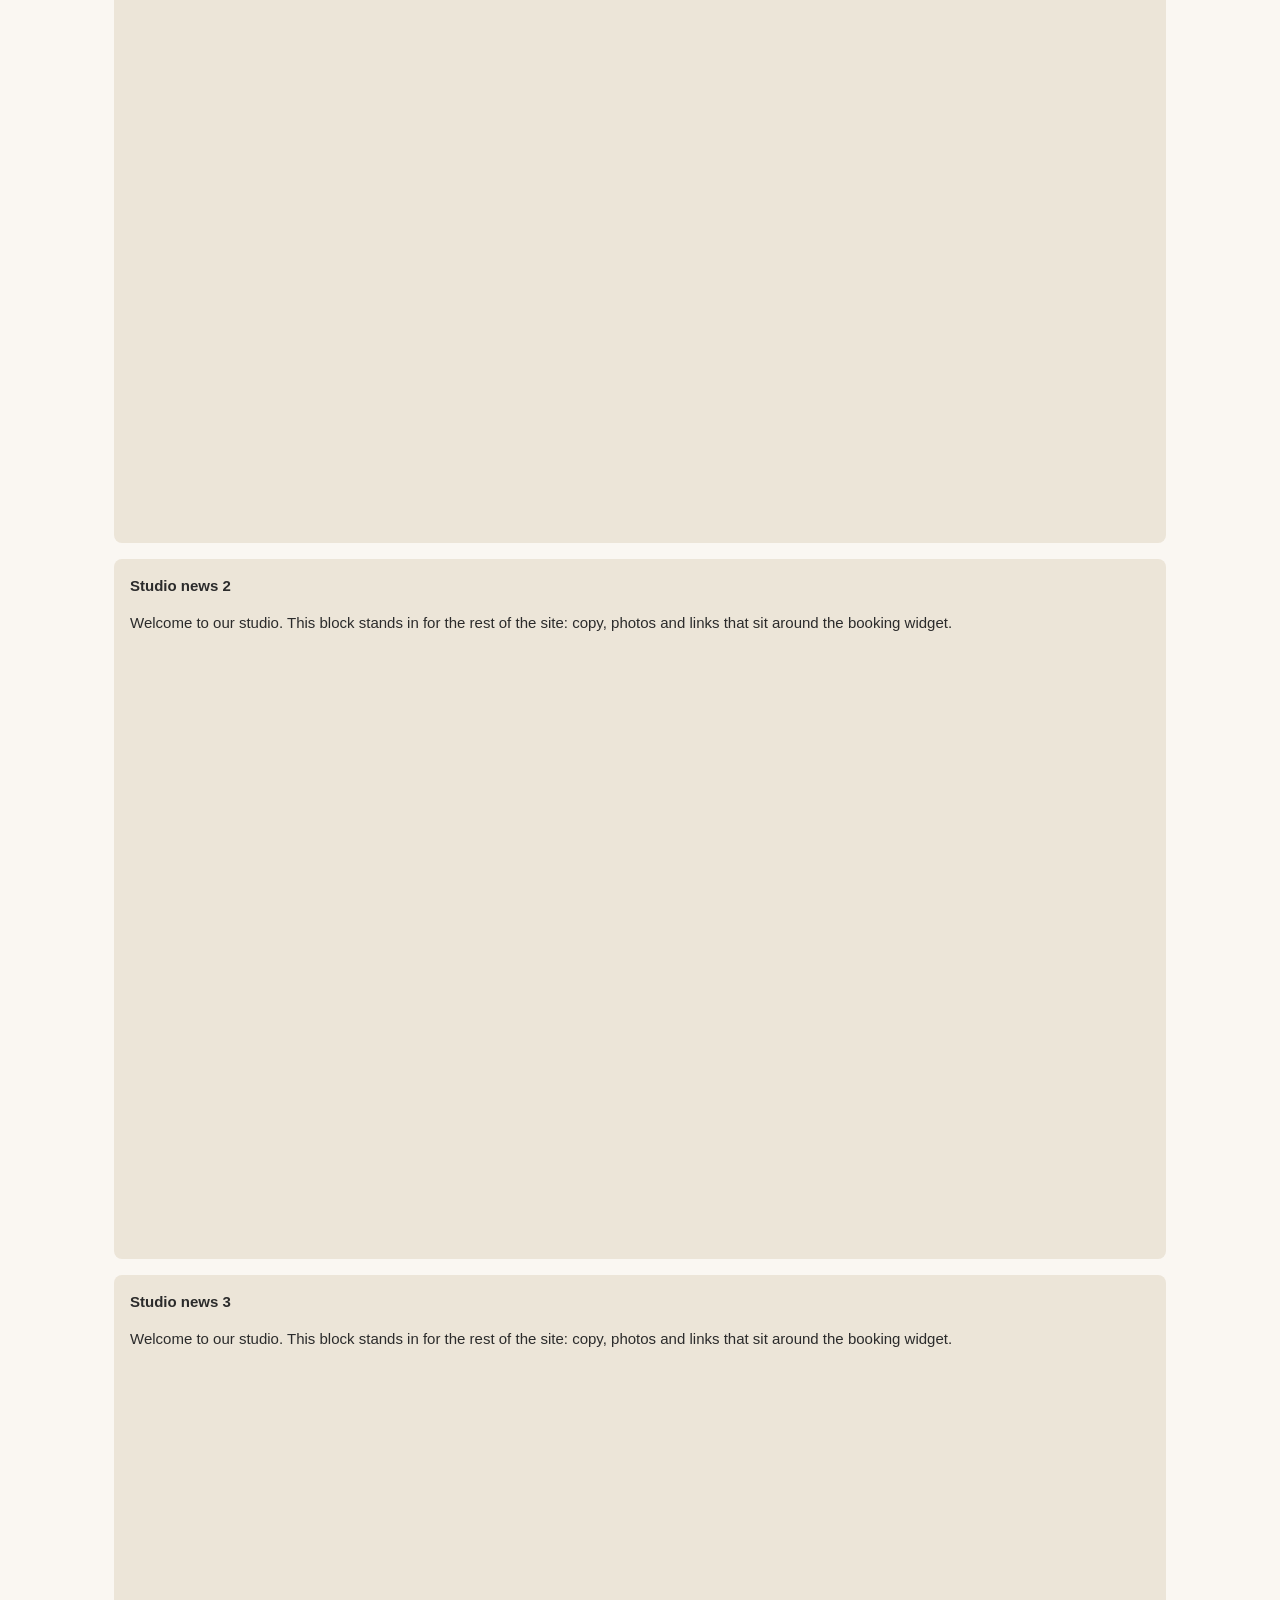
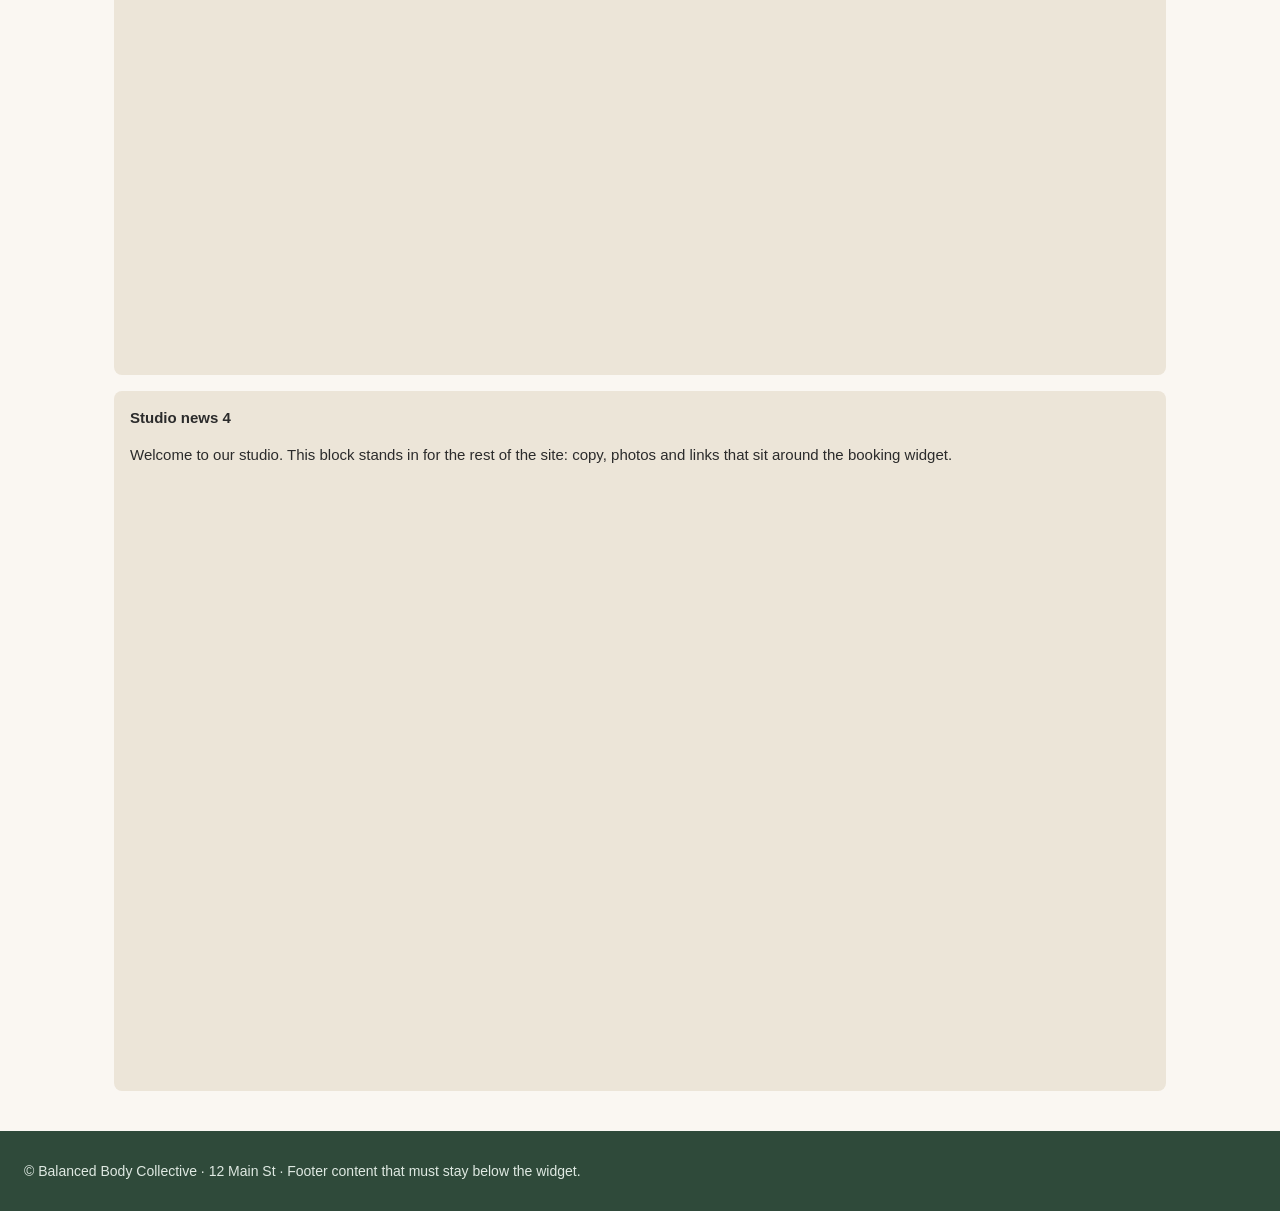
<file: 06-long-page-content-around.html>
<!doctype html>
<html lang="en">
<head>
<meta charset="utf-8">
<meta name="viewport" content="width=device-width, initial-scale=1">
<title>Long page, content above and below</title>
<link rel="stylesheet" href="shared/site.css">
<script src="shared/studios.js"></script>

</head>
<body >
<header class="site-header" id="site-header"><b>Balanced Body Collective</b><nav><a href="./">All test pages</a><a href="#">Classes</a><a href="#">Pricing</a><a href="#">About</a><a href="#">Contact</a></nav></header>
<main class="wrap">
<h1>Everything about us</h1>
<div class="filler tall"><b>Studio news 1</b><p>Welcome to our studio. This block stands in for the rest of the site: copy, photos and links that sit around the booking widget.</p></div>
<div class="filler tall"><b>Studio news 2</b><p>Welcome to our studio. This block stands in for the rest of the site: copy, photos and links that sit around the booking widget.</p></div>
<div class="filler tall"><b>Studio news 3</b><p>Welcome to our studio. This block stands in for the rest of the site: copy, photos and links that sit around the booking widget.</p></div>
<div class="filler tall"><b>Studio news 4</b><p>Welcome to our studio. This block stands in for the rest of the site: copy, photos and links that sit around the booking widget.</p></div>
<div class="mindbody-widget" data-widget-type="Schedules" data-widget-id="2954813a37c"></div>
<script>applyStudio(document.currentScript.previousElementSibling)</script>
<script async src="https://go.mindbodyonline.com/embed/widget.js"></script>
<div class="filler tall"><b>Studio news 1</b><p>Welcome to our studio. This block stands in for the rest of the site: copy, photos and links that sit around the booking widget.</p></div>
<div class="filler tall"><b>Studio news 2</b><p>Welcome to our studio. This block stands in for the rest of the site: copy, photos and links that sit around the booking widget.</p></div>
<div class="filler tall"><b>Studio news 3</b><p>Welcome to our studio. This block stands in for the rest of the site: copy, photos and links that sit around the booking widget.</p></div>
<div class="filler tall"><b>Studio news 4</b><p>Welcome to our studio. This block stands in for the rest of the site: copy, photos and links that sit around the booking widget.</p></div>
</main>
<footer class="footer" id="site-footer">© Balanced Body Collective · 12 Main St · Footer content that must stay below the widget.</footer>
</body>
</html>
</file>
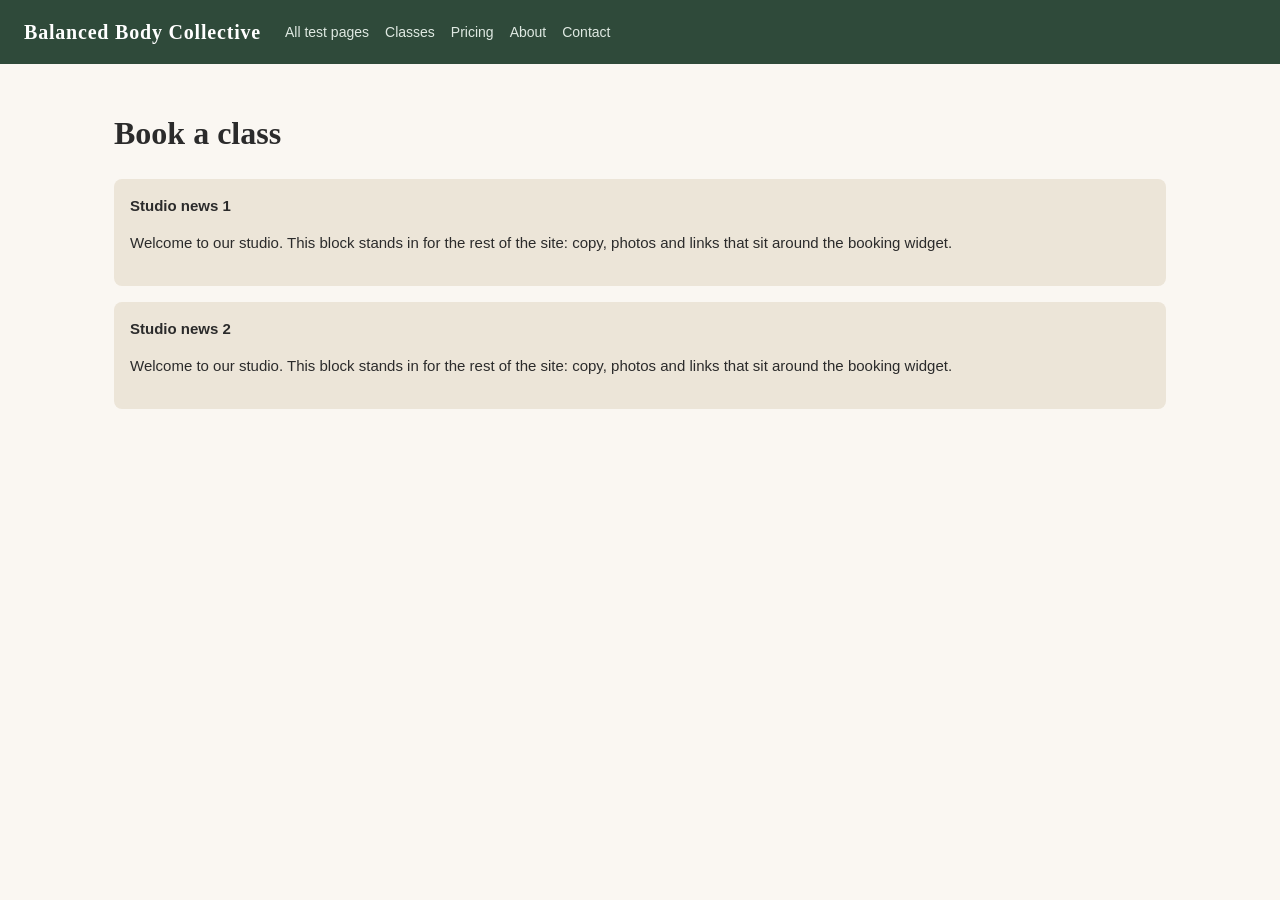
<file: 07-widget-at-bottom.html>
<!doctype html>
<html lang="en">
<head>
<meta charset="utf-8">
<meta name="viewport" content="width=device-width, initial-scale=1">
<title>Widget at the very bottom</title>
<link rel="stylesheet" href="shared/site.css">
<script src="shared/studios.js"></script>

</head>
<body >
<header class="site-header" id="site-header"><b>Balanced Body Collective</b><nav><a href="./">All test pages</a><a href="#">Classes</a><a href="#">Pricing</a><a href="#">About</a><a href="#">Contact</a></nav></header>
<main class="wrap" style="padding-bottom: 0">
<h1>Book a class</h1>
<div class="filler "><b>Studio news 1</b><p>Welcome to our studio. This block stands in for the rest of the site: copy, photos and links that sit around the booking widget.</p></div>
<div class="filler "><b>Studio news 2</b><p>Welcome to our studio. This block stands in for the rest of the site: copy, photos and links that sit around the booking widget.</p></div>
<div class="mindbody-widget" data-widget-type="Schedules" data-widget-id="2954813a37c"></div>
<script>applyStudio(document.currentScript.previousElementSibling)</script>
<script async src="https://go.mindbodyonline.com/embed/widget.js"></script>
</main>
</body>
</html>
</file>
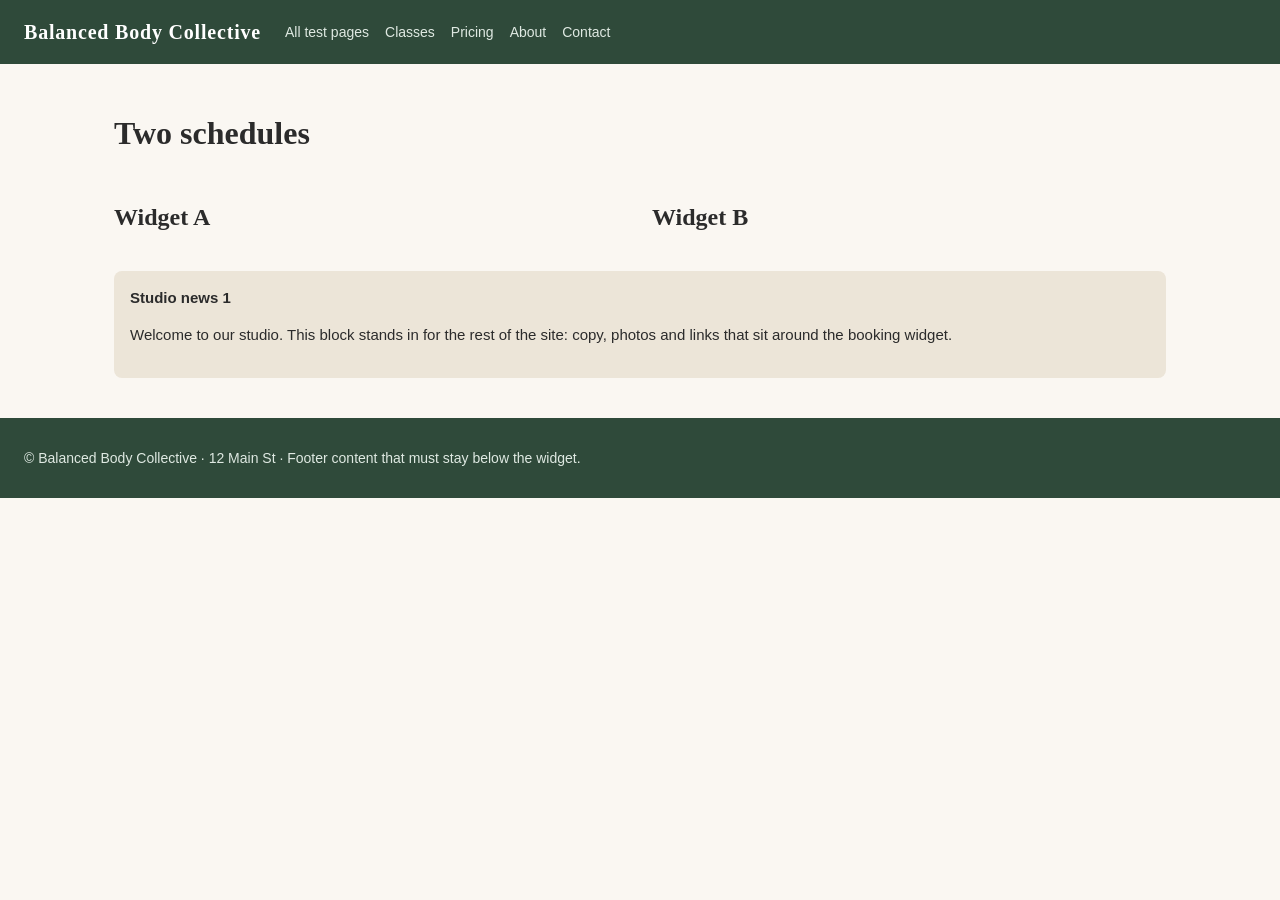
<file: 08-two-widgets.html>
<!doctype html>
<html lang="en">
<head>
<meta charset="utf-8">
<meta name="viewport" content="width=device-width, initial-scale=1">
<title>Two widgets on one page</title>
<link rel="stylesheet" href="shared/site.css">
<script src="shared/studios.js"></script>

</head>
<body >
<header class="site-header" id="site-header"><b>Balanced Body Collective</b><nav><a href="./">All test pages</a><a href="#">Classes</a><a href="#">Pricing</a><a href="#">About</a><a href="#">Contact</a></nav></header>
<main class="wrap">
<h1>Two schedules</h1>
<div class="cols">
<div class="col" id="widget-col"><h2>Widget A</h2>
<div class="mindbody-widget" data-widget-type="Schedules" data-widget-id="2954813a37c"></div>
<script>applyStudio(document.currentScript.previousElementSibling)</script>
<script async src="https://go.mindbodyonline.com/embed/widget.js"></script></div>
<div class="col"><h2>Widget B</h2>
<div class="mindbody-widget" data-widget-type="Schedules" data-widget-id="2954813a37c"></div>
<script>applyStudio(document.currentScript.previousElementSibling)</script>
<script async src="https://go.mindbodyonline.com/embed/widget.js"></script></div>
</div>
<div class="filler "><b>Studio news 1</b><p>Welcome to our studio. This block stands in for the rest of the site: copy, photos and links that sit around the booking widget.</p></div>
</main>
<footer class="footer" id="site-footer">© Balanced Body Collective · 12 Main St · Footer content that must stay below the widget.</footer>
</body>
</html>
</file>
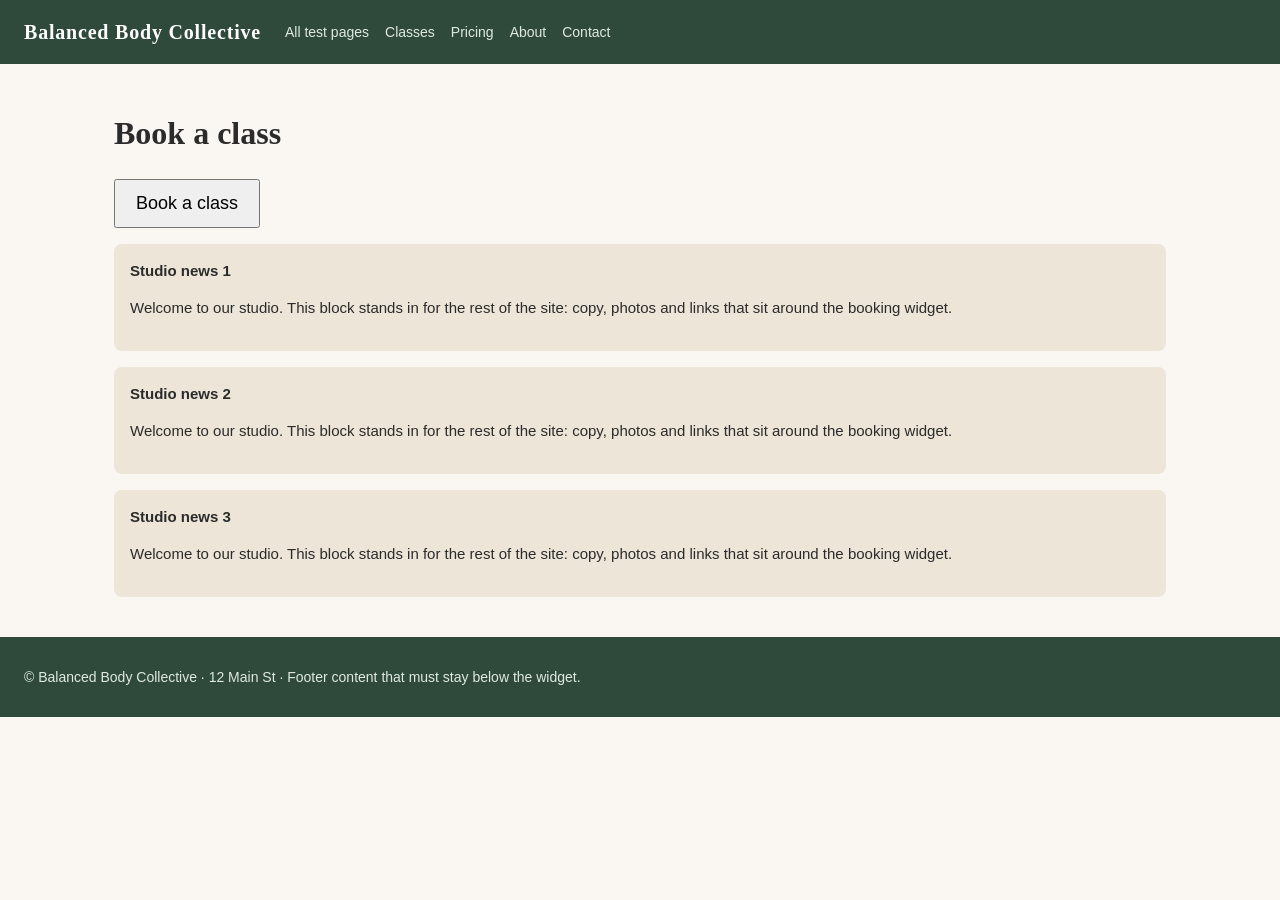
<file: 09-modal-popup.html>
<!doctype html>
<html lang="en">
<head>
<meta charset="utf-8">
<meta name="viewport" content="width=device-width, initial-scale=1">
<title>Widget inside a modal</title>
<link rel="stylesheet" href="shared/site.css">
<script src="shared/studios.js"></script>

</head>
<body >
<header class="site-header" id="site-header"><b>Balanced Body Collective</b><nav><a href="./">All test pages</a><a href="#">Classes</a><a href="#">Pricing</a><a href="#">About</a><a href="#">Contact</a></nav></header>
<main class="wrap">
<h1>Book a class</h1>
<p><button id="open-modal" style="font-size:18px;padding:12px 20px">Book a class</button></p>
<div class="filler "><b>Studio news 1</b><p>Welcome to our studio. This block stands in for the rest of the site: copy, photos and links that sit around the booking widget.</p></div>
<div class="filler "><b>Studio news 2</b><p>Welcome to our studio. This block stands in for the rest of the site: copy, photos and links that sit around the booking widget.</p></div>
<div class="filler "><b>Studio news 3</b><p>Welcome to our studio. This block stands in for the rest of the site: copy, photos and links that sit around the booking widget.</p></div>
</main>
<div id="host-modal" role="dialog" aria-modal="true" style="display:none; position: fixed; inset: 0; background: rgba(0,0,0,.55); z-index: 2000; overflow-y: auto;">
  <div style="position:relative; background:#fff; width:min(720px, calc(100% - 24px)); margin: 4vh auto; border-radius:12px; padding: 16px; max-height: 92vh; overflow-y: auto;" id="modal-scroll">
    <button id="close-modal" style="position:sticky; top:0; float:right; z-index:1">Close ✕</button>
    <div class="mindbody-widget" data-widget-type="Schedules" data-widget-id="2954813a37c"></div>
    <script>applyStudio(document.currentScript.previousElementSibling)</script>
    <script async src="https://go.mindbodyonline.com/embed/widget.js"></script>
  </div>
</div>
<script>
const modal = document.getElementById('host-modal')
document.getElementById('open-modal').onclick = () => { modal.style.display = 'block'; document.body.style.overflow = 'hidden' }
document.getElementById('close-modal').onclick = () => { modal.style.display = 'none'; document.body.style.overflow = '' }
if (location.search.includes('open')) document.getElementById('open-modal').click()
</script>
<footer class="footer" id="site-footer">© Balanced Body Collective · 12 Main St · Footer content that must stay below the widget.</footer>
</body>
</html>
</file>
<file: shared/site.css>
* { box-sizing: border-box; }
body { margin: 0; font: 16px/1.5 Georgia, serif; color: #2b2b2b; background: #faf7f2; }
.site-header { background: #2f4a3a; color: #fff; padding: 14px 24px; display: flex; gap: 24px; align-items: center; height: 64px; }
.site-header b { font-size: 20px; letter-spacing: .04em; }
.site-header a { color: #dfe9e2; margin-right: 16px; text-decoration: none; font: 14px sans-serif; }
.wrap { max-width: 1100px; margin: 0 auto; padding: 24px; }
.wrap.wide { max-width: none; }
h1, h2 { font-weight: 600; }
.filler { background: #ece5d8; border-radius: 8px; padding: 16px; margin: 16px 0; font: 15px/1.5 sans-serif; }
.filler.tall { height: 700px; }
.footer { background: #2f4a3a; color: #dfe9e2; padding: 32px 24px; font: 14px sans-serif; }
.cols { display: grid; grid-template-columns: 1fr 1fr; gap: 24px; }
.cols.sidebar { grid-template-columns: 1fr 280px; }
.col { min-width: 0; }
.mark { outline: 2px dashed #c0392b; outline-offset: 2px; }
@media (max-width: 700px) { .cols, .cols.sidebar { grid-template-columns: 1fr; } .wrap { padding: 12px; } .site-header a { display: none; } }
</file>
